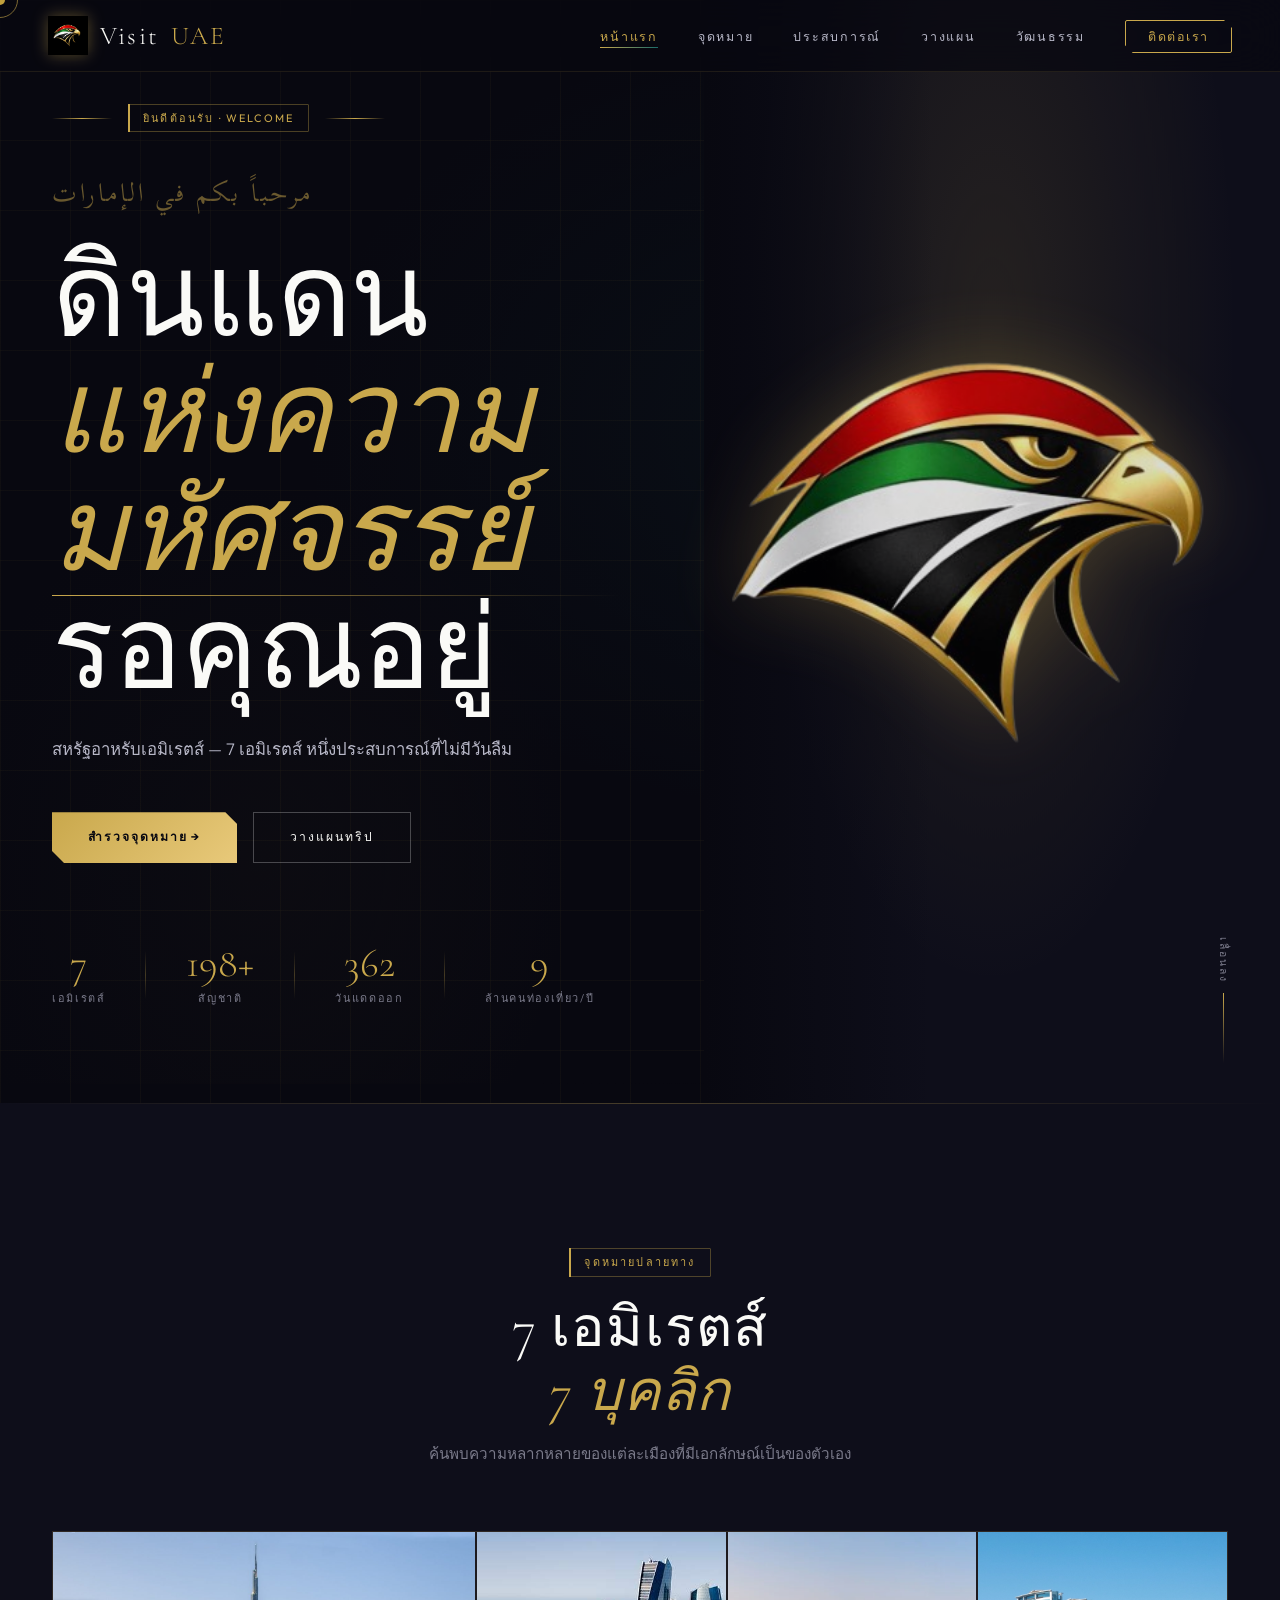
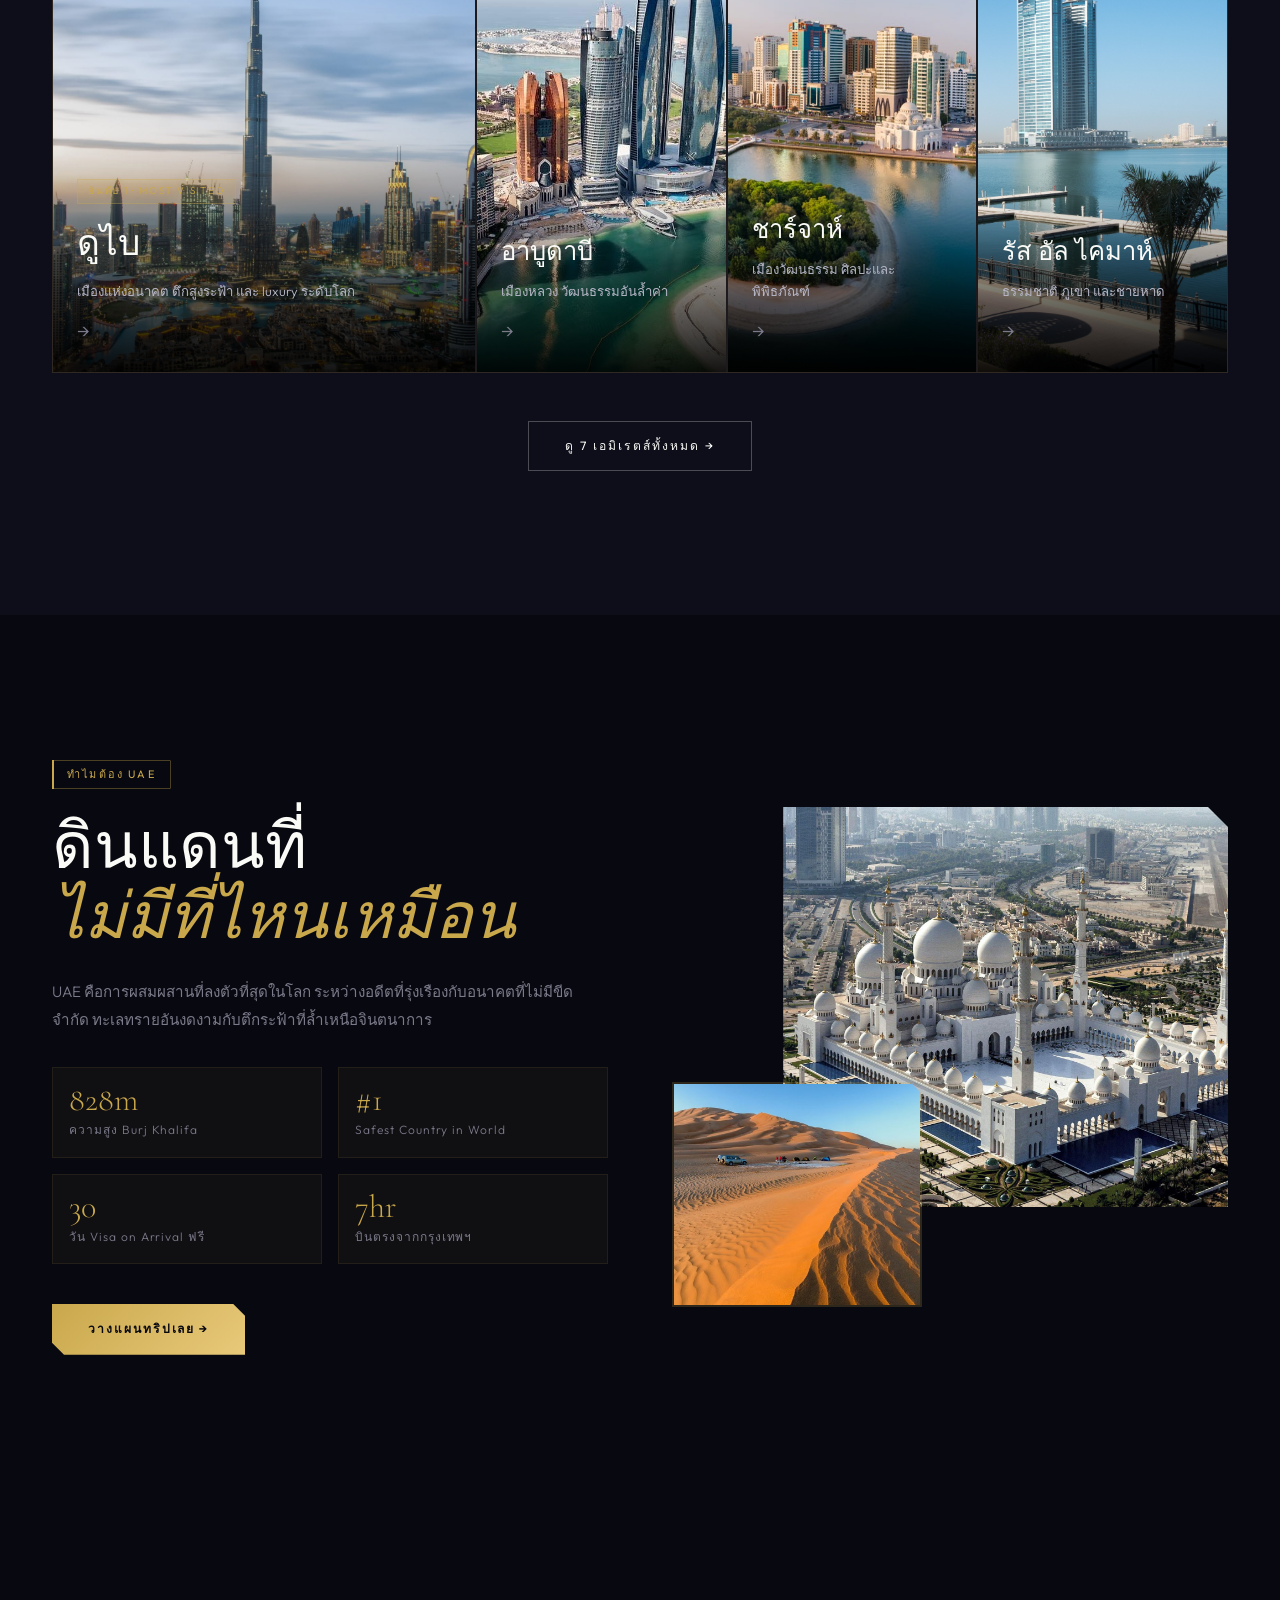
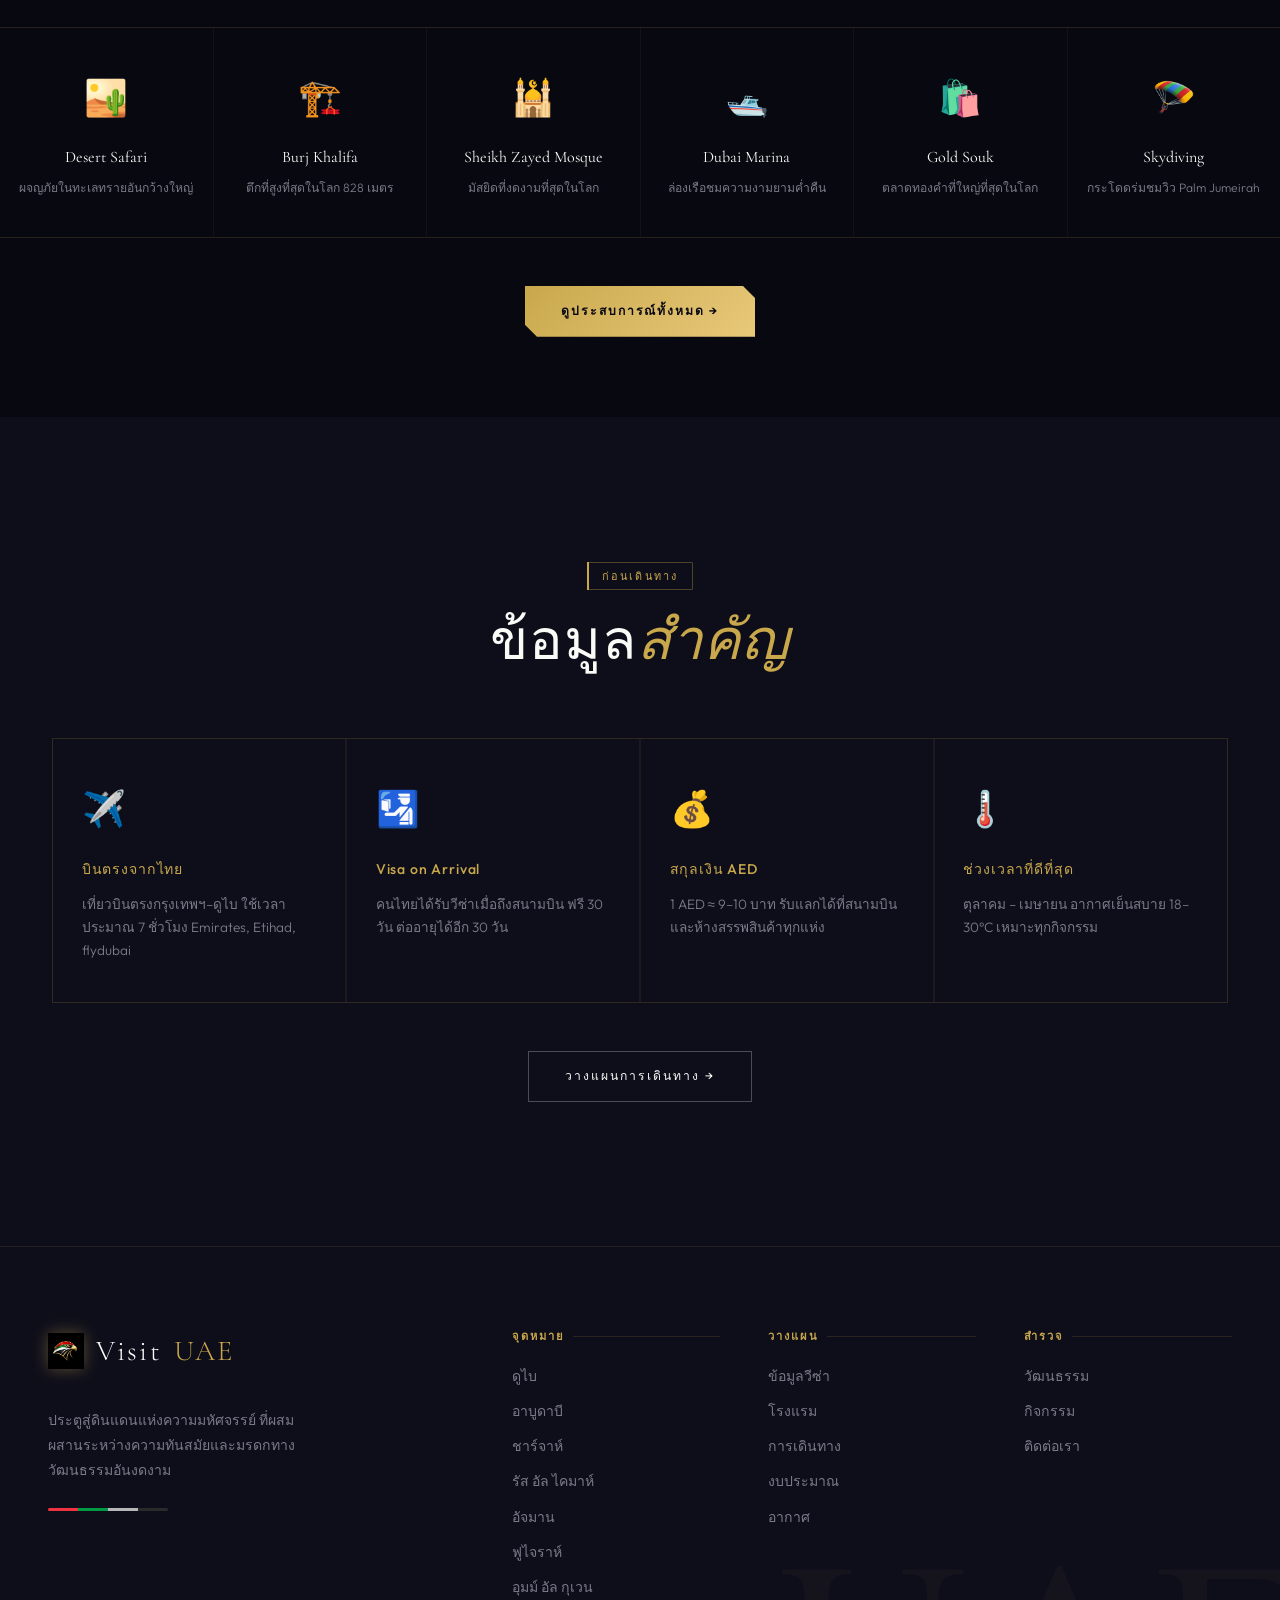
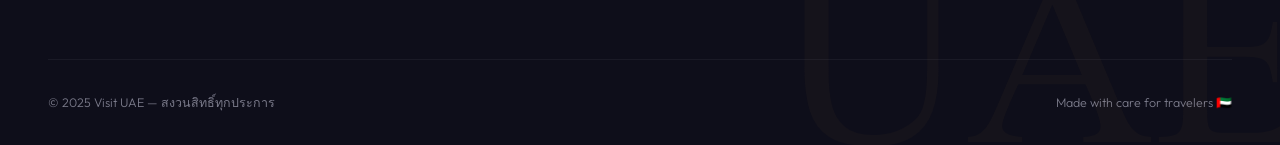
<file: index.html>
<!DOCTYPE html>
<html lang="th">
<head>
  <meta charset="UTF-8" />
  <meta name="viewport" content="width=device-width, initial-scale=1.0" />
  <title>Visit UAE — ยินดีต้อนรับสู่สหรัฐอาหรับเอมิเรตส์</title>
  <link rel="stylesheet" href="assets/css/global.css" />
  <link rel="stylesheet" href="assets/css/home.css" />
</head>
<body>
  <div id="nav-placeholder"></div>

  <!-- Hero -->
  <section class="hero">
    <div class="hero-bg">
      <!-- SLOT: Replace hero-bg-image bg with background-image: url('assets/images/hero-dubai.jpg') -->
      <div class="hero-bg-image no-image" data-parallax="0.08"></div>
      <div class="hero-overlay"></div>
      <div class="hero-geo"></div>
    </div>
    <div class="hero-side">
      <!-- SLOT: Replace with background-image: url('assets/images/burj-night.jpg') -->
      <div class="hero-side-img"></div>
    </div>
    <div class="hero-content container">
      <div class="hero-eyebrow fade-up">
        <span class="gold-line"></span>
        <span class="tag">ยินดีต้อนรับ · Welcome</span>
        <span class="gold-line"></span>
      </div>
      <div class="hero-arabic fade-up" data-delay="100">مرحباً بكم في الإمارات</div>
      <h1 class="hero-title fade-up" data-delay="150">
        ดินแดน<br/>
        <em>แห่งความมหัศจรรย์</em><br/>
        รอคุณอยู่
      </h1>
      <p class="hero-sub fade-up" data-delay="200">สหรัฐอาหรับเอมิเรตส์ — 7 เอมิเรตส์ หนึ่งประสบการณ์ที่ไม่มีวันลืม</p>
      <div class="hero-actions fade-up" data-delay="280">
        <a href="destinations.html" class="btn-primary">สำรวจจุดหมาย →</a>
        <a href="plan.html" class="btn-outline">วางแผนทริป</a>
      </div>
      <div class="hero-stats fade-up" data-delay="360">
        <div class="stat">
          <span class="stat-num" data-count="7">7</span>
          <span class="stat-label">เอมิเรตส์</span>
        </div>
        <div class="stat-divider"></div>
        <div class="stat">
          <span class="stat-num" data-count="200" data-suffix="+">200+</span>
          <span class="stat-label">สัญชาติ</span>
        </div>
        <div class="stat-divider"></div>
        <div class="stat">
          <span class="stat-num" data-count="365">365</span>
          <span class="stat-label">วันแดดออก</span>
        </div>
        <div class="stat-divider"></div>
        <div class="stat">
          <span class="stat-num" data-count="9">9</span>
          <span class="stat-label">ล้านคนท่องเที่ยว/ปี</span>
        </div>
      </div>
      <!-- Falcon logo — แสดงบนมือถือใต้ stats, desktop อยู่ absolute -->
      <div class="hero-logo">
        <img src="assets/images/PicturesUAE.png" alt="UAE Falcon" />
      </div>
    </div>
    <div class="hero-scroll-hint">
      <span>เลื่อนลง</span>
      <div class="scroll-line"></div>
    </div>
  </section>

  <!-- Destinations Preview -->
  <section class="destinations-preview">
    <div class="container">
      <div class="section-header">
        <span class="tag">จุดหมายปลายทาง</span>
        <h2 class="section-title fade-up">7 เอมิเรตส์<br/><em>7 บุคลิก</em></h2>
        <p class="section-subtitle fade-up">ค้นพบความหลากหลายของแต่ละเมืองที่มีเอกลักษณ์เป็นของตัวเอง</p>
      </div>
      <div class="dest-grid fade-up">
        <a href="destinations.html#dubai" class="dest-card dest-card--large">
          <div class="dest-img dest-img--dubai" 
            style="background-image: url('assets/images/dubai.jpg');
                  background-position: 50% center;">
          </div>
          <div class="dest-info">
            <span class="dest-tag">อันดับ 1 · Most Visited</span>
            <h3>ดูไบ</h3>
            <p>เมืองแห่งอนาคต ตึกสูงระฟ้า และ luxury ระดับโลก</p>
            <span class="dest-arrow">→</span>
          </div>
        </a>
        <a href="destinations.html#abudhabi" class="dest-card">
          <div class="dest-img dest-img--abudhabi" 
            style="background-image: url('assets/images/abudhabi.jpg');
                  background-position: 60% center;">
          </div>
          <div class="dest-info">
            <h3>อาบูดาบี</h3>
            <p>เมืองหลวง วัฒนธรรมอันล้ำค่า</p>
            <span class="dest-arrow">→</span>
          </div>
        </a>
        <a href="destinations.html#sharjah" class="dest-card">
          <div class="dest-img dest-img--sharjah" 
            style="background-image: url('assets/images/sharjah.jpg');
                  background-position: 60% center;">
          </div>
          <div class="dest-info">
            <h3>ชาร์จาห์</h3>
            <p>เมืองวัฒนธรรม ศิลปะและพิพิธภัณฑ์</p>
            <span class="dest-arrow">→</span>
          </div>
        </a>
        <a href="destinations.html#rak" class="dest-card">
          <div class="dest-img dest-img--rak" 
            style="background-image: url('assets/images/rak.jpg');
                  background-position: 90% center;">
          </div>
          <div class="dest-info">
            <h3>รัส อัล ไคมาห์</h3>
            <p>ธรรมชาติ ภูเขา และชายหาด</p>
            <span class="dest-arrow">→</span>
          </div>
        </a>
      </div>
      <div style="text-align:center; margin-top:3rem;">
        <a href="destinations.html" class="btn-outline fade-up">ดู 7 เอมิเรตส์ทั้งหมด →</a>
      </div>
    </div>
  </section>

  <!-- UAE Showcase -->
  <section class="uae-showcase">
    <div class="container">
      <div class="showcase-grid">
        <div class="showcase-text fade-left">
          <span class="tag" style="margin-bottom:1.5rem;display:inline-block;">ทำไมต้อง UAE</span>
          <h2>ดินแดนที่<br/><em>ไม่มีที่ไหนเหมือน</em></h2>
          <p>UAE คือการผสมผสานที่ลงตัวที่สุดในโลก ระหว่างอดีตที่รุ่งเรืองกับอนาคตที่ไม่มีขีดจำกัด ทะเลทรายอันงดงามกับตึกระฟ้าที่ล้ำเหนือจินตนาการ</p>
          <div class="showcase-facts">
            <div class="fact-item">
              <div class="fact-num">828m</div>
              <div class="fact-label">ความสูง Burj Khalifa</div>
            </div>
            <div class="fact-item">
              <div class="fact-num">#1</div>
              <div class="fact-label">Safest Country in World</div>
            </div>
            <div class="fact-item">
              <div class="fact-num">30</div>
              <div class="fact-label">วัน Visa on Arrival ฟรี</div>
            </div>
            <div class="fact-item">
              <div class="fact-num">7hr</div>
              <div class="fact-label">บินตรงจากกรุงเทพฯ</div>
            </div>
          </div>
          <a href="plan.html" class="btn-primary">วางแผนทริปเลย →</a>
        </div>
        <div class="showcase-image fade-right">
          <div class="showcase-img-main">
            <div class="img-bg" style="background-image: url('assets/images/SheikhZayedGrandMosque.jpg');"></div>
          </div>
          <div class="showcase-img-accent">
            <div class="img-bg" style="background-image: url('assets/images/RubalKhaliDesert.jpg');"></div>
          </div>
        </div>
      </div>
    </div>
  </section>

  <!-- Experiences Strip -->
  <section class="exp-strip">
    <div class="exp-strip-inner">
      <div class="exp-item fade-up">
        <div class="exp-icon">🏜️</div>
        <h4>Desert Safari</h4>
        <p>ผจญภัยในทะเลทรายอันกว้างใหญ่</p>
      </div>
      <div class="exp-item fade-up">
        <div class="exp-icon">🏗️</div>
        <h4>Burj Khalifa</h4>
        <p>ตึกที่สูงที่สุดในโลก 828 เมตร</p>
      </div>
      <div class="exp-item fade-up">
        <div class="exp-icon">🕌</div>
        <h4>Sheikh Zayed Mosque</h4>
        <p>มัสยิดที่งดงามที่สุดในโลก</p>
      </div>
      <div class="exp-item fade-up">
        <div class="exp-icon">🛥️</div>
        <h4>Dubai Marina</h4>
        <p>ล่องเรือชมความงามยามค่ำคืน</p>
      </div>
      <div class="exp-item fade-up">
        <div class="exp-icon">🛍️</div>
        <h4>Gold Souk</h4>
        <p>ตลาดทองคำที่ใหญ่ที่สุดในโลก</p>
      </div>
      <div class="exp-item fade-up">
        <div class="exp-icon">🪂</div>
        <h4>Skydiving</h4>
        <p>กระโดดร่มชมวิว Palm Jumeirah</p>
      </div>
    </div>
    <div class="exp-strip-cta">
      <a href="experiences.html" class="btn-primary fade-up">ดูประสบการณ์ทั้งหมด →</a>
    </div>
  </section>

  <!-- Quick Info -->
  <section class="quick-info">
    <div class="container">
      <div class="section-header">
        <span class="tag">ก่อนเดินทาง</span>
        <h2 class="section-title fade-up">ข้อมูล<em>สำคัญ</em></h2>
      </div>
      <div class="info-grid">
        <div class="info-card fade-up">
          <div class="info-icon">✈️</div>
          <h4>บินตรงจากไทย</h4>
          <p>เที่ยวบินตรงกรุงเทพฯ–ดูไบ ใช้เวลาประมาณ 7 ชั่วโมง Emirates, Etihad, flydubai</p>
        </div>
        <div class="info-card fade-up">
          <div class="info-icon">🛂</div>
          <h4>Visa on Arrival</h4>
          <p>คนไทยได้รับวีซ่าเมื่อถึงสนามบิน ฟรี 30 วัน ต่ออายุได้อีก 30 วัน</p>
        </div>
        <div class="info-card fade-up">
          <div class="info-icon">💰</div>
          <h4>สกุลเงิน AED</h4>
          <p>1 AED ≈ 9–10 บาท รับแลกได้ที่สนามบินและห้างสรรพสินค้าทุกแห่ง</p>
        </div>
        <div class="info-card fade-up">
          <div class="info-icon">🌡️</div>
          <h4>ช่วงเวลาที่ดีที่สุด</h4>
          <p>ตุลาคม – เมษายน อากาศเย็นสบาย 18–30°C เหมาะทุกกิจกรรม</p>
        </div>
      </div>
      <div style="text-align:center; margin-top:3rem;">
        <a href="plan.html" class="btn-outline fade-up">วางแผนการเดินทาง →</a>
      </div>
    </div>
  </section>

  <div id="footer-placeholder"></div>
  <script src="assets/js/layout.js"></script>
  <script src="assets/js/global.js"></script>
  <script src="assets/js/home.js"></script>
</body>
</html>
</file>
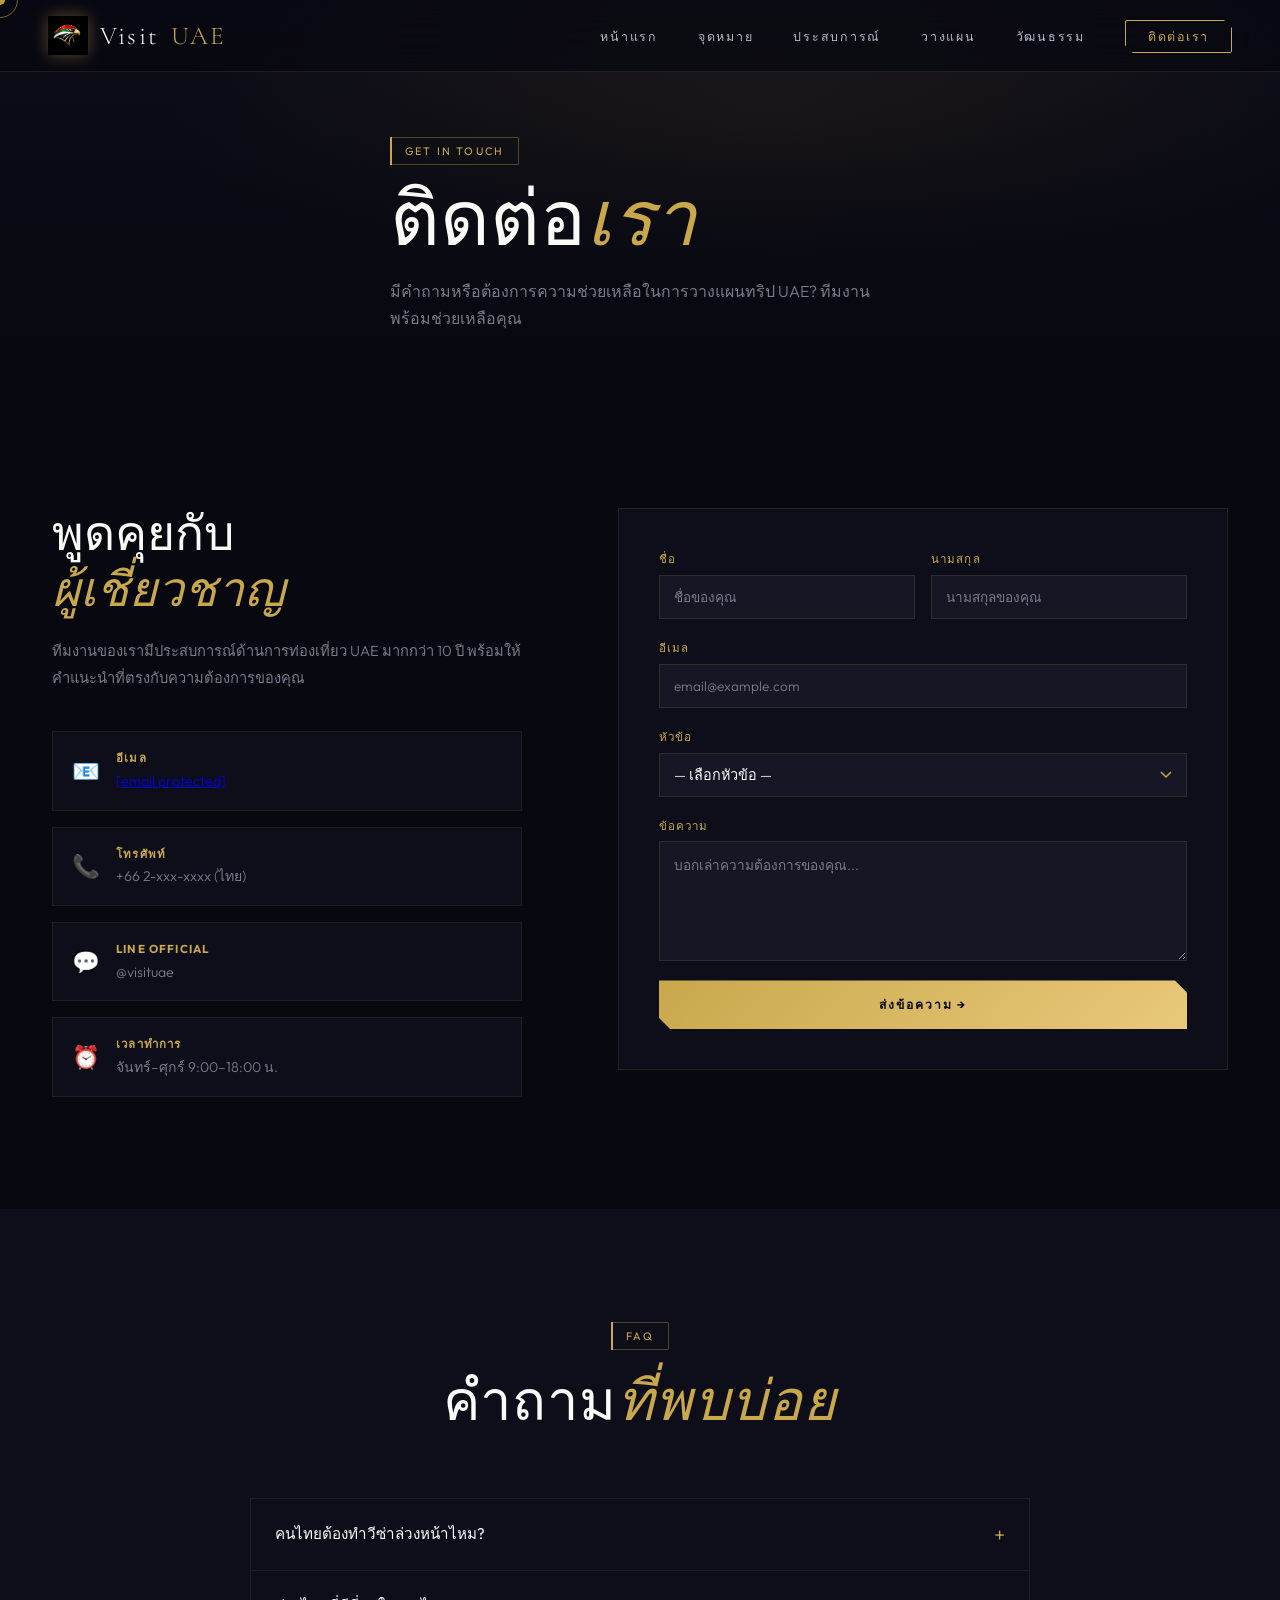
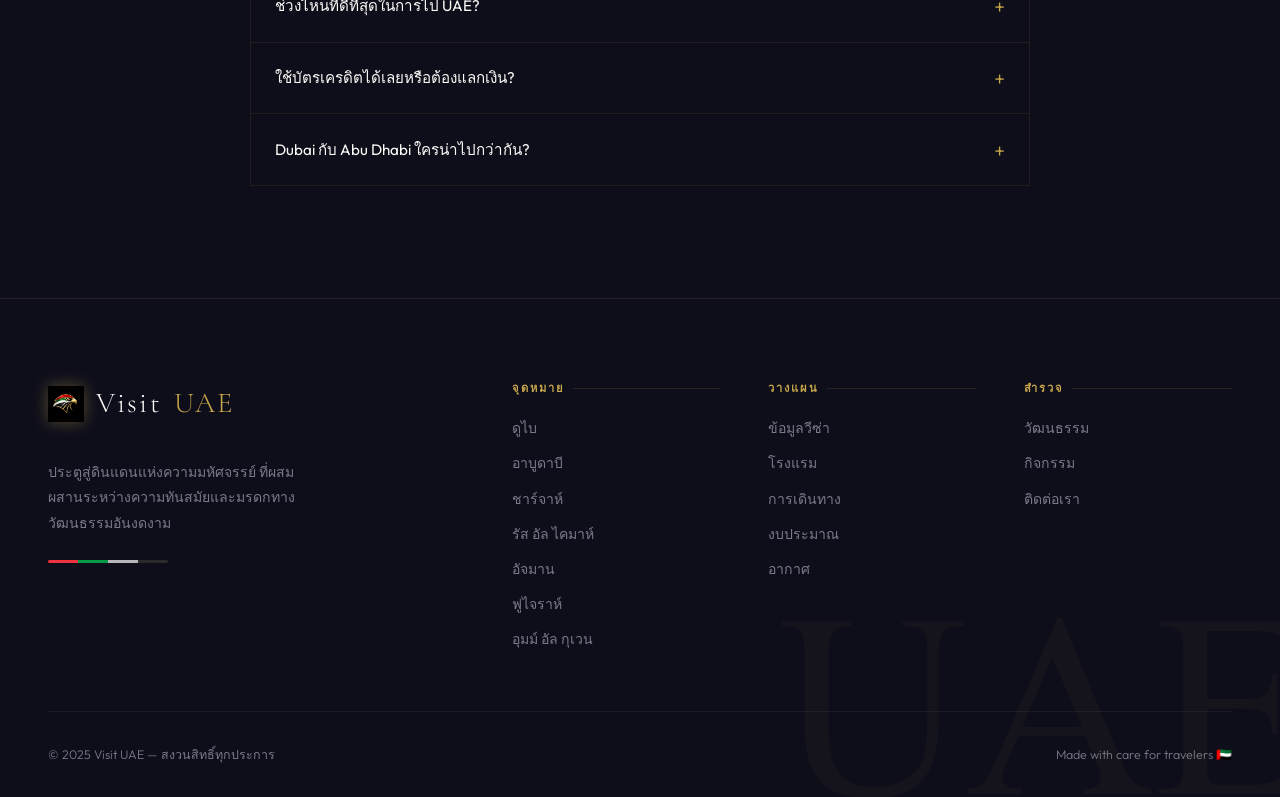
<file: contact.html>
<!DOCTYPE html>
<html lang="th">
<head>
  <meta charset="UTF-8" />
  <meta name="viewport" content="width=device-width, initial-scale=1.0" />
  <title>ติดต่อเรา — Visit UAE</title>
  <link rel="stylesheet" href="assets/css/global.css" />
  <link rel="stylesheet" href="assets/css/contact.css" />
</head>
<body>
  <div id="nav-placeholder"></div>

  <!-- Page Hero -->
  <section class="page-hero">
    <!-- SLOT: Add background-image: url('assets/images/contact-hero.jpg') to .page-hero-bg -->
    <div class="page-hero-bg" data-parallax="0.1"></div>
    <div class="container page-hero-content">
      <span class="tag">Get In Touch</span>
      <h1 class="page-hero-title">ติดต่อ<em>เรา</em></h1>
      <p class="page-hero-sub">มีคำถามหรือต้องการความช่วยเหลือในการวางแผนทริป UAE? ทีมงานพร้อมช่วยเหลือคุณ</p>
    </div>
  </section>

  <!-- Contact Section -->
  <section class="contact-section">
    <div class="container">
      <div class="contact-layout">

        <!-- Info -->
        <div class="contact-info fade-up">
          <h2 class="contact-heading">พูดคุยกับ<br/><em>ผู้เชี่ยวชาญ</em></h2>
          <p class="contact-desc">ทีมงานของเรามีประสบการณ์ด้านการท่องเที่ยว UAE มากกว่า 10 ปี พร้อมให้คำแนะนำที่ตรงกับความต้องการของคุณ</p>

          <div class="contact-cards">
            <div class="contact-card">
              <span class="contact-card-icon">📧</span>
              <div>
                <h4>อีเมล</h4>
                <p><a href="/cdn-cgi/l/email-protection" class="__cf_email__" data-cfemail="c6aea3aaaaa986b0afb5afb2b3a7a3e8b2b4a7b0a3aa">[email&#160;protected]</a></p>
              </div>
            </div>
            <div class="contact-card">
              <span class="contact-card-icon">📞</span>
              <div>
                <h4>โทรศัพท์</h4>
                <p>+66 2-xxx-xxxx (ไทย)</p>
              </div>
            </div>
            <div class="contact-card">
              <span class="contact-card-icon">💬</span>
              <div>
                <h4>LINE Official</h4>
                <p>@visituae</p>
              </div>
            </div>
            <div class="contact-card">
              <span class="contact-card-icon">⏰</span>
              <div>
                <h4>เวลาทำการ</h4>
                <p>จันทร์–ศุกร์ 9:00–18:00 น.</p>
              </div>
            </div>
          </div>
        </div>

        <!-- Form -->
        <div class="contact-form-wrap fade-up">
          <form class="contact-form" id="contact-form">
            <div class="form-row">
              <div class="form-group">
                <label for="fname">ชื่อ</label>
                <input type="text" id="fname" name="fname" placeholder="ชื่อของคุณ" required />
              </div>
              <div class="form-group">
                <label for="lname">นามสกุล</label>
                <input type="text" id="lname" name="lname" placeholder="นามสกุลของคุณ" />
              </div>
            </div>
            <div class="form-group">
              <label for="email">อีเมล</label>
              <input type="email" id="email" name="email" placeholder="email@example.com" required />
            </div>
            <div class="form-group">
              <label for="topic">หัวข้อ</label>
              <select id="topic" name="topic">
                <option value="">— เลือกหัวข้อ —</option>
                <option value="plan">วางแผนการเดินทาง</option>
                <option value="visa">ข้อมูลวีซ่า</option>
                <option value="hotel">แนะนำที่พัก</option>
                <option value="experience">จองกิจกรรม</option>
                <option value="other">อื่นๆ</option>
              </select>
            </div>
            <div class="form-group">
              <label for="message">ข้อความ</label>
              <textarea id="message" name="message" rows="5" placeholder="บอกเล่าความต้องการของคุณ..."></textarea>
            </div>
            <button type="submit" class="btn-primary" style="width:100%; justify-content:center;">
              ส่งข้อความ →
            </button>
            <div class="form-success" id="form-success">
              ✓ ขอบคุณ! เราจะติดต่อกลับภายใน 24 ชั่วโมง
            </div>
          </form>
        </div>

      </div>
    </div>
  </section>

  <!-- FAQ -->
  <section class="faq-section">
    <div class="container">
      <div class="section-header">
        <span class="tag">FAQ</span>
        <h2 class="section-title">คำถาม<em>ที่พบบ่อย</em></h2>
      </div>
      <div class="faq-list">
        <div class="faq-item fade-up">
          <button class="faq-q">คนไทยต้องทำวีซ่าล่วงหน้าไหม?</button>
          <div class="faq-a">
            <p>ไม่ต้องครับ/ค่ะ ผู้ถือหนังสือเดินทางไทยได้รับ Visa on Arrival ฟรีที่สนามบิน Dubai, Abu Dhabi และสนามบินอื่นๆ ใน UAE อยู่ได้ 30 วัน ต่ออายุได้อีก 30 วัน</p>
          </div>
        </div>
        <div class="faq-item fade-up">
          <button class="faq-q">ช่วงไหนที่ดีที่สุดในการไป UAE?</button>
          <div class="faq-a">
            <p>ช่วงตุลาคม – เมษายน เป็นช่วงที่ดีที่สุด อากาศเย็นสบาย 18–28°C เหมาะกับทุกกิจกรรม ช่วงพฤษภาคม – กันยายนร้อนมาก แต่โรงแรมราคาถูกลงมากและนักท่องเที่ยวน้อยกว่า</p>
          </div>
        </div>
        <div class="faq-item fade-up">
          <button class="faq-q">ใช้บัตรเครดิตได้เลยหรือต้องแลกเงิน?</button>
          <div class="faq-a">
            <p>UAE รับบัตรเครดิตได้เกือบทุกที่ ตั้งแต่ร้านสะดวกซื้อไปจนถึงตลาด Souk แต่แนะนำให้มีเงินสด AED ติดตัวสัก AED 200–300 สำหรับค่า Taxi หรือตลาดเล็กๆ</p>
          </div>
        </div>
        <div class="faq-item fade-up">
          <button class="faq-q">Dubai กับ Abu Dhabi ใครน่าไปกว่ากัน?</button>
          <div class="faq-a">
            <p>ขึ้นอยู่กับความชอบ! ดูไบเหมาะสำหรับคนชอบช้อปปิ้ง สถาปัตยกรรมล้ำ และ Nightlife อาบูดาบีเหมาะสำหรับคนชอบวัฒนธรรม ประวัติศาสตร์ และบรรยากาศที่สงบกว่า แนะนำไปทั้งคู่หากมีเวลา 5–7 วัน</p>
          </div>
        </div>
      </div>
    </div>
  </section>


  <div id="footer-placeholder"></div>
  <script src="assets/js/layout.js"></script>
  <script src="assets/js/global.js"></script>
  <script src="assets/js/contact.js"></script>
</body>
</html>
</file>
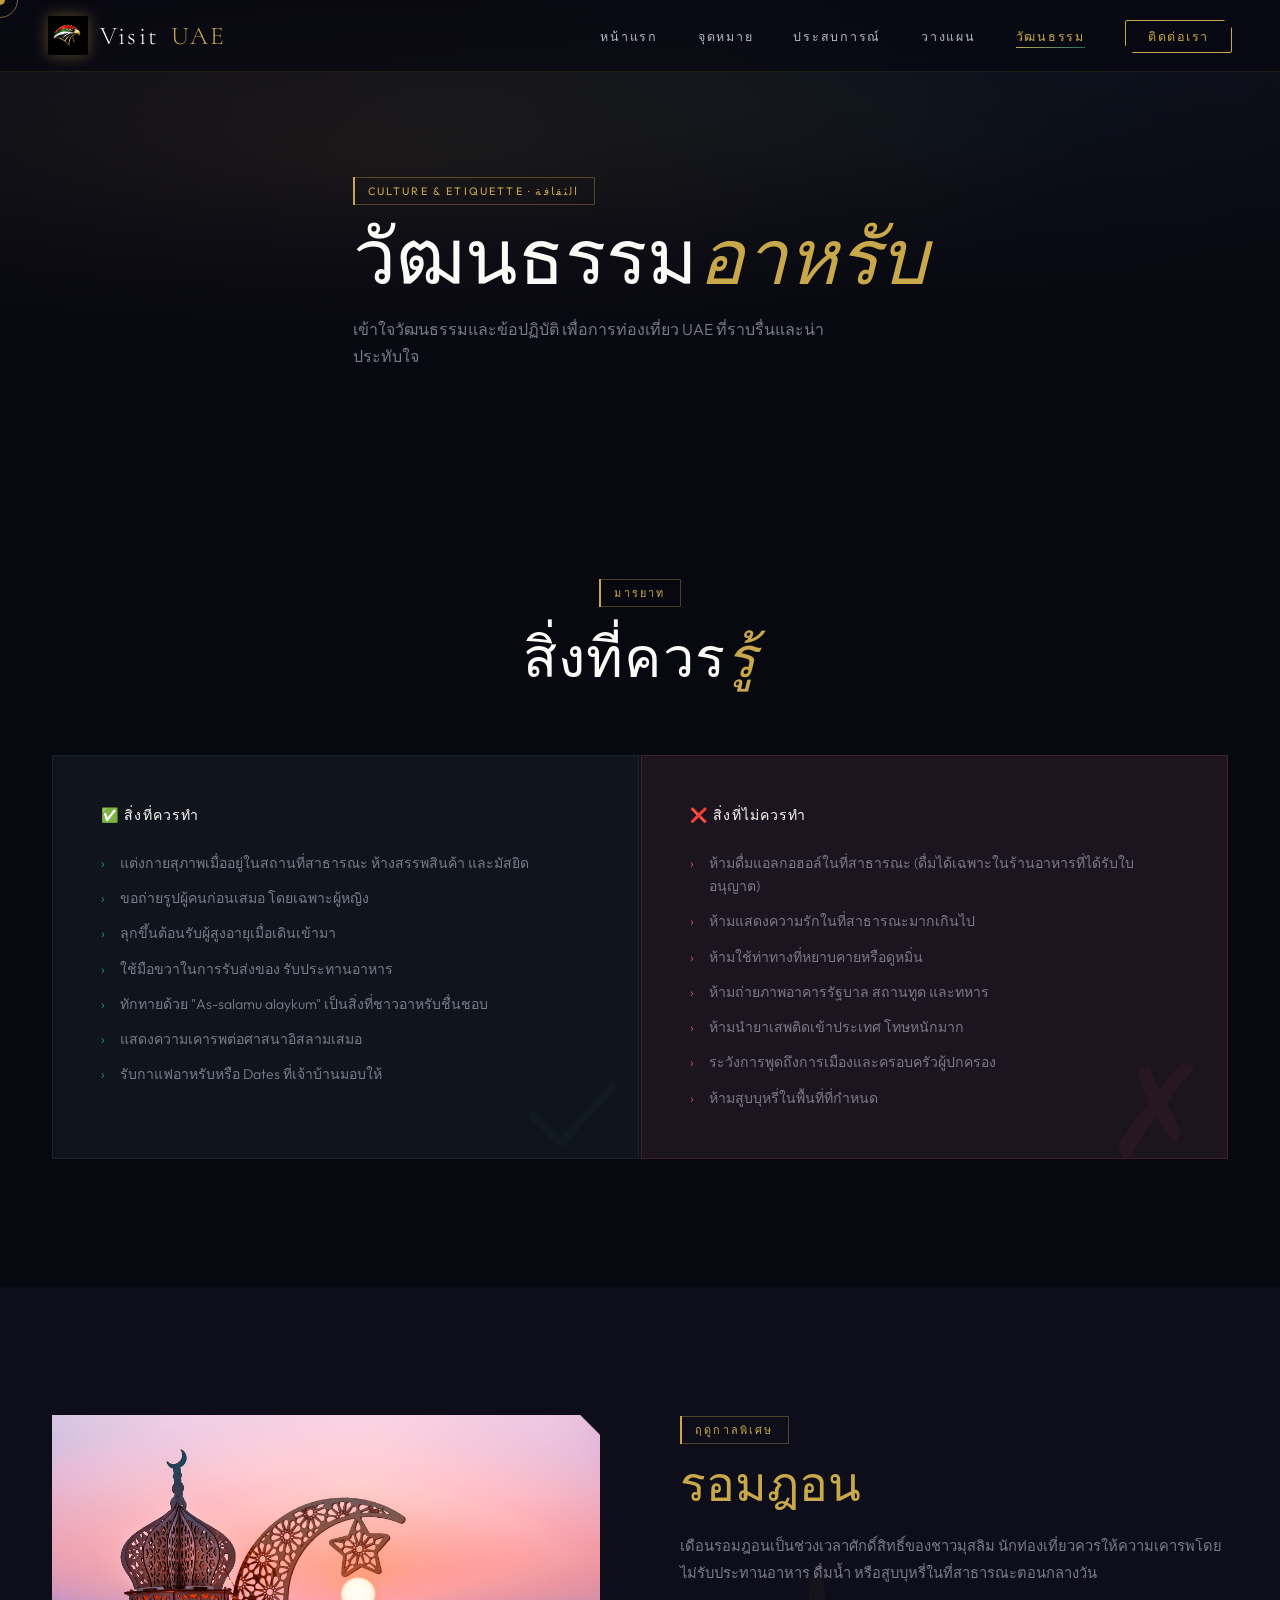
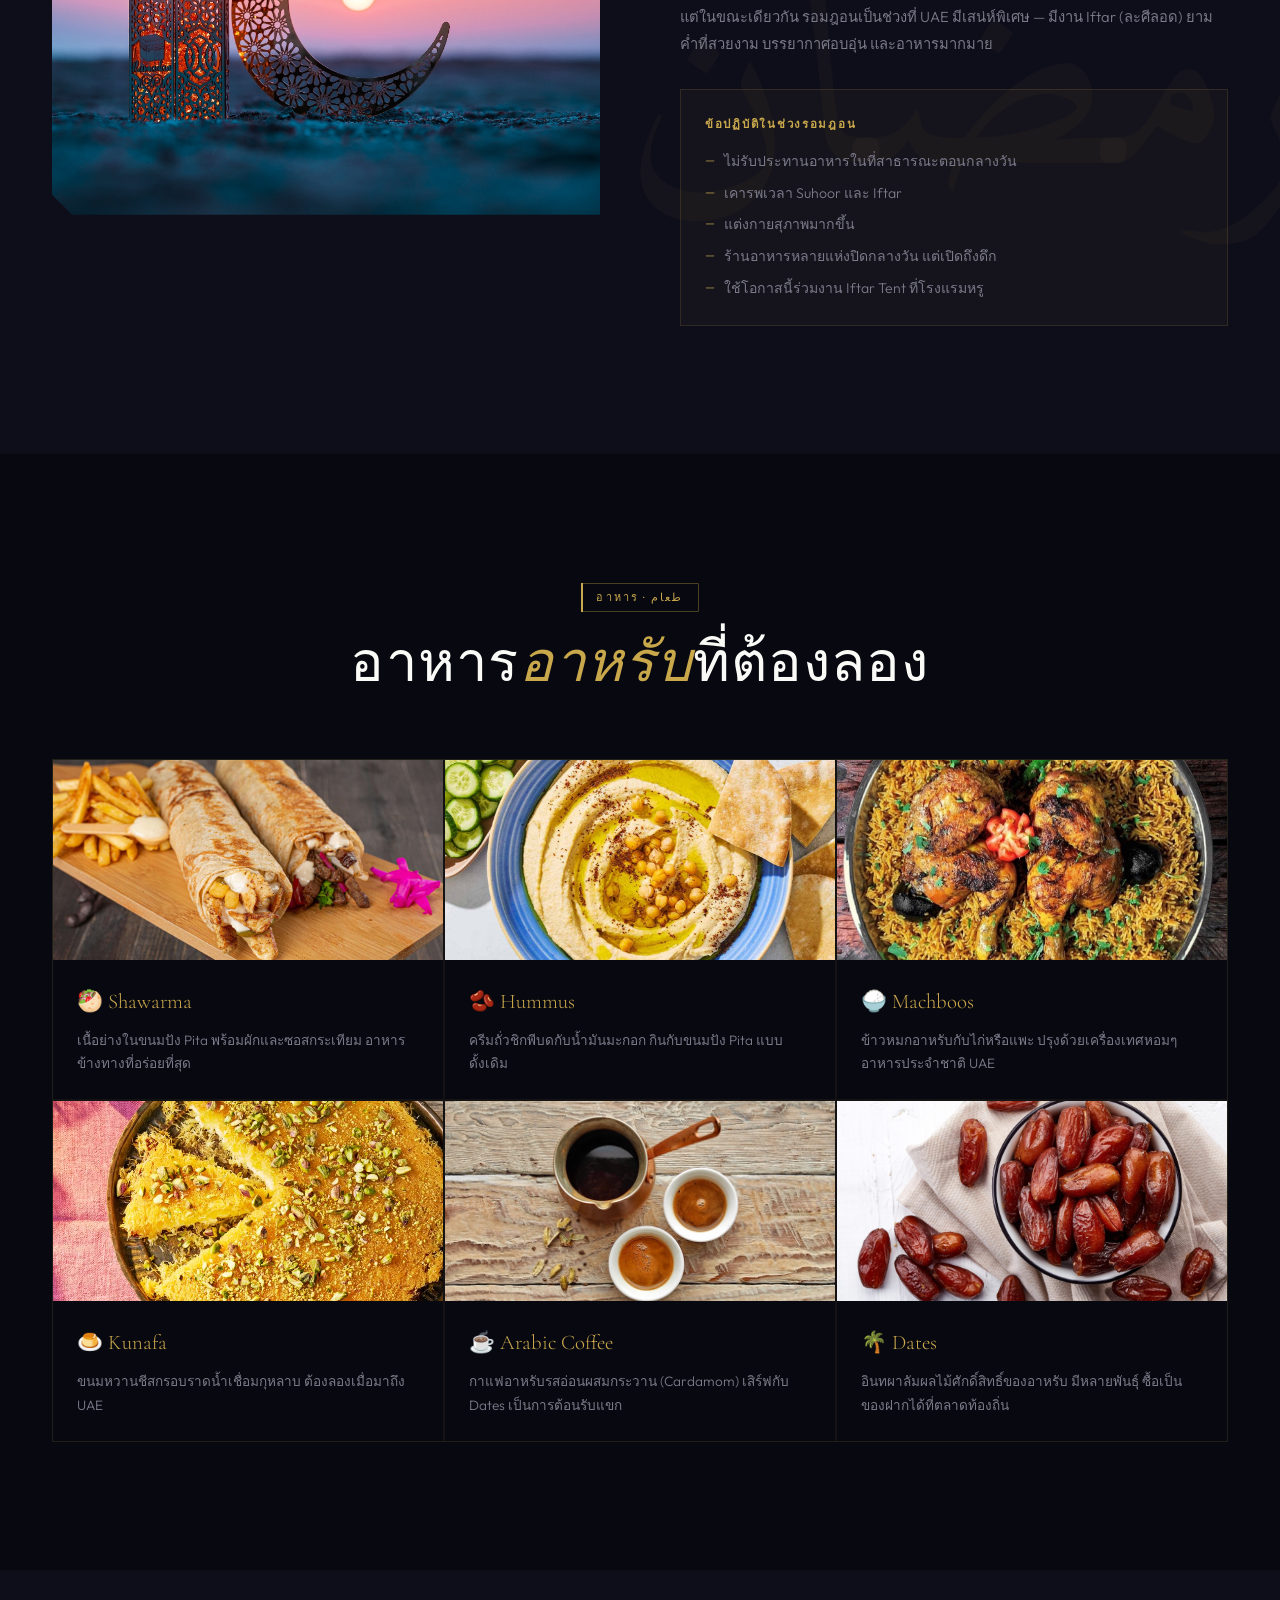
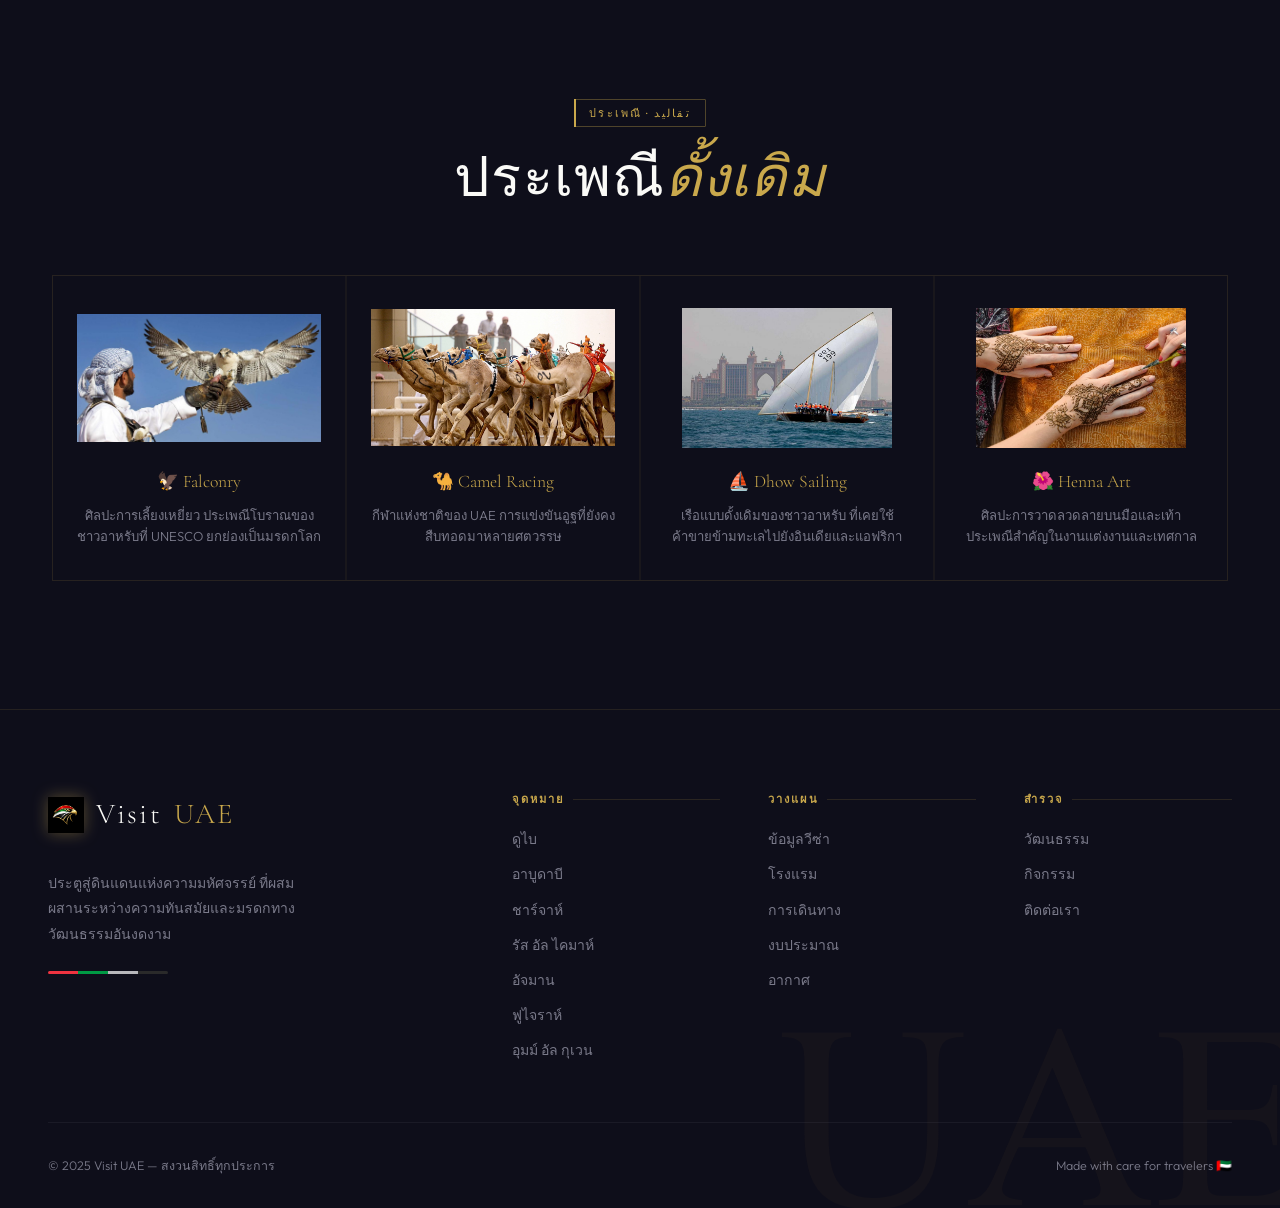
<file: culture.html>
<!DOCTYPE html>
<html lang="th">
<head>
  <meta charset="UTF-8" />
  <meta name="viewport" content="width=device-width, initial-scale=1.0" />
  <title>วัฒนธรรม — Visit UAE</title>
  <link rel="stylesheet" href="assets/css/global.css" />
  <link rel="stylesheet" href="assets/css/culture.css" />
</head>
<body>
  <div id="nav-placeholder"></div>

  <section class="page-hero">
    <!-- SLOT: Add background-image: url('assets/images/culture-hero.jpg') to .page-hero-bg -->
    <div class="page-hero-bg" data-parallax="0.1"></div>
    <div class="container page-hero-content">
      <span class="tag fade-up">Culture & Etiquette · الثقافة</span>
      <h1 class="page-hero-title fade-up">วัฒนธรรม<em>อาหรับ</em></h1>
      <p class="page-hero-sub fade-up">เข้าใจวัฒนธรรมและข้อปฏิบัติ เพื่อการท่องเที่ยว UAE ที่ราบรื่นและน่าประทับใจ</p>
    </div>
  </section>

  <!-- Dos and Don'ts -->
  <section class="culture-section">
    <div class="container">
      <div class="section-header">
        <span class="tag">มารยาท</span>
        <h2 class="section-title fade-up">สิ่งที่ควร<em>รู้</em></h2>
      </div>
      <div class="dos-donts">
        <div class="dos fade-left">
          <h3>✅ สิ่งที่ควรทำ</h3>
          <ul>
            <li>แต่งกายสุภาพเมื่ออยู่ในสถานที่สาธารณะ ห้างสรรพสินค้า และมัสยิด</li>
            <li>ขอถ่ายรูปผู้คนก่อนเสมอ โดยเฉพาะผู้หญิง</li>
            <li>ลุกขึ้นต้อนรับผู้สูงอายุเมื่อเดินเข้ามา</li>
            <li>ใช้มือขวาในการรับส่งของ รับประทานอาหาร</li>
            <li>ทักทายด้วย "As-salamu alaykum" เป็นสิ่งที่ชาวอาหรับชื่นชอบ</li>
            <li>แสดงความเคารพต่อศาสนาอิสลามเสมอ</li>
            <li>รับกาแฟอาหรับหรือ Dates ที่เจ้าบ้านมอบให้</li>
          </ul>
        </div>
        <div class="donts fade-right">
          <h3>❌ สิ่งที่ไม่ควรทำ</h3>
          <ul>
            <li>ห้ามดื่มแอลกอฮอล์ในที่สาธารณะ (ดื่มได้เฉพาะในร้านอาหารที่ได้รับใบอนุญาต)</li>
            <li>ห้ามแสดงความรักในที่สาธารณะมากเกินไป</li>
            <li>ห้ามใช้ท่าทางที่หยาบคายหรือดูหมิ่น</li>
            <li>ห้ามถ่ายภาพอาคารรัฐบาล สถานทูต และทหาร</li>
            <li>ห้ามนำยาเสพติดเข้าประเทศ โทษหนักมาก</li>
            <li>ระวังการพูดถึงการเมืองและครอบครัวผู้ปกครอง</li>
            <li>ห้ามสูบบุหรี่ในพื้นที่ที่กำหนด</li>
          </ul>
        </div>
      </div>
    </div>
  </section>

  <!-- Ramadan -->
  <section class="ramadan-section">
    <div class="container">
      <div class="ramadan-card">
        <div class="ramadan-visual fade-left">
          <div class="img-bg" style="background-image: url('assets/images/Ramadan.jpg');"></div>
        </div>
        <div class="ramadan-text fade-right">
          <span class="tag">ฤดูกาลพิเศษ</span>
          <h2>รอมฎอน</h2>
          <p>เดือนรอมฎอนเป็นช่วงเวลาศักดิ์สิทธิ์ของชาวมุสลิม นักท่องเที่ยวควรให้ความเคารพโดยไม่รับประทานอาหาร ดื่มน้ำ หรือสูบบุหรี่ในที่สาธารณะตอนกลางวัน</p>
          <p>แต่ในขณะเดียวกัน รอมฎอนเป็นช่วงที่ UAE มีเสน่ห์พิเศษ — มีงาน Iftar (ละศีลอด) ยามค่ำที่สวยงาม บรรยากาศอบอุ่น และอาหารมากมาย</p>
          <div class="ramadan-tips">
            <h4>ข้อปฏิบัติในช่วงรอมฎอน</h4>
            <ul>
              <li>ไม่รับประทานอาหารในที่สาธารณะตอนกลางวัน</li>
              <li>เคารพเวลา Suhoor และ Iftar</li>
              <li>แต่งกายสุภาพมากขึ้น</li>
              <li>ร้านอาหารหลายแห่งปิดกลางวัน แต่เปิดถึงดึก</li>
              <li>ใช้โอกาสนี้ร่วมงาน Iftar Tent ที่โรงแรมหรู</li>
            </ul>
          </div>
        </div>
      </div>
    </div>
  </section>

  <!-- Food Culture -->
  <section class="food-culture">
    <div class="container">
      <div class="section-header">
        <span class="tag">อาหาร · طعام</span>
        <h2 class="section-title fade-up">อาหาร<em>อาหรับ</em>ที่ต้องลอง</h2>
      </div>
      <div class="food-grid">

        <div class="food-card fade-up">
          <div class="food-card-image food-img--shawarma">
            <div class="img-bg" style="background-image: url('assets/images/Shawarma.jpg');"></div>
          </div>
          <div class="food-card-body">
            <h4>🥙 Shawarma</h4>
            <p>เนื้อย่างในขนมปัง Pita พร้อมผักและซอสกระเทียม อาหารข้างทางที่อร่อยที่สุด</p>
          </div>
        </div>

        <div class="food-card fade-up">
          <div class="food-card-image food-img--hummus">
            <div class="img-bg" style="background-image: url('assets/images/Hummus.jpg');"></div>
          </div>
          <div class="food-card-body">
            <h4>🫘 Hummus</h4>
            <p>ครีมถั่วชิกพีบดกับน้ำมันมะกอก กินกับขนมปัง Pita แบบดั้งเดิม</p>
          </div>
        </div>

        <div class="food-card fade-up">
          <div class="food-card-image food-img--machboos">
            <div class="img-bg" style="background-image: url('assets/images/Machboos.jpg');"></div>
          </div>
          <div class="food-card-body">
            <h4>🍚 Machboos</h4>
            <p>ข้าวหมกอาหรับกับไก่หรือแพะ ปรุงด้วยเครื่องเทศหอมๆ อาหารประจำชาติ UAE</p>
          </div>
        </div>

        <div class="food-card fade-up">
          <div class="food-card-image food-img--kunafa">
            <div class="img-bg" style="background-image: url('assets/images/Kunafa.jpg');"></div>
          </div>
          <div class="food-card-body">
            <h4>🍮 Kunafa</h4>
            <p>ขนมหวานชีสกรอบราดน้ำเชื่อมกุหลาบ ต้องลองเมื่อมาถึง UAE</p>
          </div>
        </div>

        <div class="food-card fade-up">
          <div class="food-card-image food-img--coffee">
            <div class="img-bg" style="background-image: url('assets/images/ArabicCoffee.jpeg');"></div>
          </div>
          <div class="food-card-body">
            <h4>☕ Arabic Coffee</h4>
            <p>กาแฟอาหรับรสอ่อนผสมกระวาน (Cardamom) เสิร์ฟกับ Dates เป็นการต้อนรับแขก</p>
          </div>
        </div>

        <div class="food-card fade-up">
          <div class="food-card-image food-img--dates">
            <div class="img-bg" style="background-image: url('assets/images/Dates.jpg');"></div>
          </div>
          <div class="food-card-body">
            <h4>🌴 Dates</h4>
            <p>อินทผาลัมผลไม้ศักดิ์สิทธิ์ของอาหรับ มีหลายพันธุ์ ซื้อเป็นของฝากได้ที่ตลาดท้องถิ่น</p>
          </div>
        </div>

      </div>
    </div>
  </section>

  <!-- Traditions -->
  <section class="traditions-section">
    <div class="container">
      <div class="section-header">
        <span class="tag">ประเพณี · تقاليد</span>
        <h2 class="section-title fade-up">ประเพณี<em>ดั้งเดิม</em></h2>
      </div>
      <div class="traditions-grid">

        <div class="tradition-card fade-up">
          <div class="tradition-img trad-img--falconry">
            <div class="img-bg" style="background-image: url('assets/images/falconry.jpg');"></div>
          </div>
          <h4>🦅 Falconry</h4>
          <p>ศิลปะการเลี้ยงเหยี่ยว ประเพณีโบราณของชาวอาหรับที่ UNESCO ยกย่องเป็นมรดกโลก</p>
        </div>

        <div class="tradition-card fade-up">
          <div class="tradition-img trad-img--camel">
            <div class="img-bg" style="background-image: url('assets/images/CamelRacing.jpg');"></div>
          </div>
          <h4>🐪 Camel Racing</h4>
          <p>กีฬาแห่งชาติของ UAE การแข่งขันอูฐที่ยังคงสืบทอดมาหลายศตวรรษ</p>
        </div>

        <div class="tradition-card fade-up">
          <div class="tradition-img trad-img--dhow">
            <div class="img-bg" style="background-image: url('assets/images/DhowSailing.jpg');"></div>
          </div>
          <h4>⛵ Dhow Sailing</h4>
          <p>เรือแบบดั้งเดิมของชาวอาหรับ ที่เคยใช้ค้าขายข้ามทะเลไปยังอินเดียและแอฟริกา</p>
        </div>

        <div class="tradition-card fade-up">
          <div class="tradition-img trad-img--henna">
            <div class="img-bg" style="background-image: url('assets/images/HennaArt.jpg');"></div>
          </div>
          <h4>🌺 Henna Art</h4>
          <p>ศิลปะการวาดลวดลายบนมือและเท้า ประเพณีสำคัญในงานแต่งงานและเทศกาล</p>
        </div>

      </div>
    </div>
  </section>

  <div id="footer-placeholder"></div>
  <script src="assets/js/layout.js"></script>
  <script src="assets/js/global.js"></script>
  <script src="assets/js/culture.js"></script>
</body>
</html>
</file>
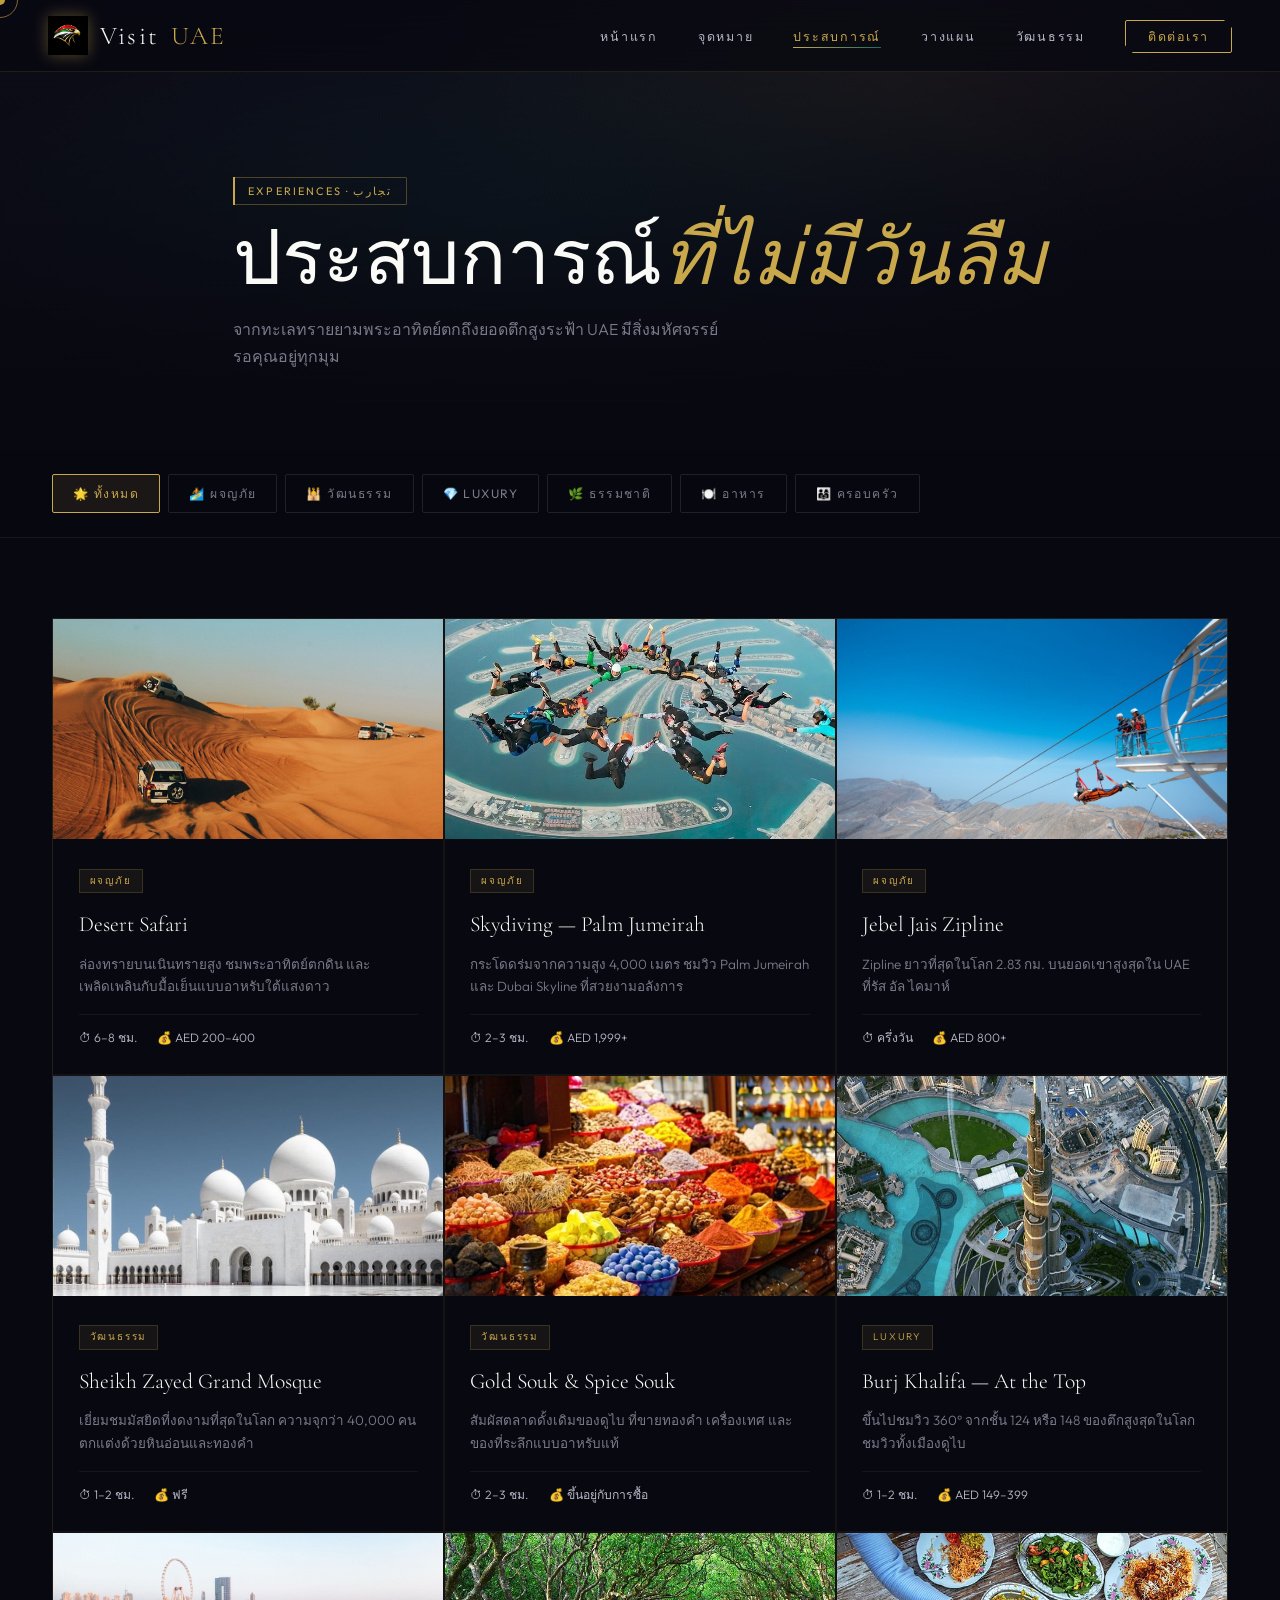
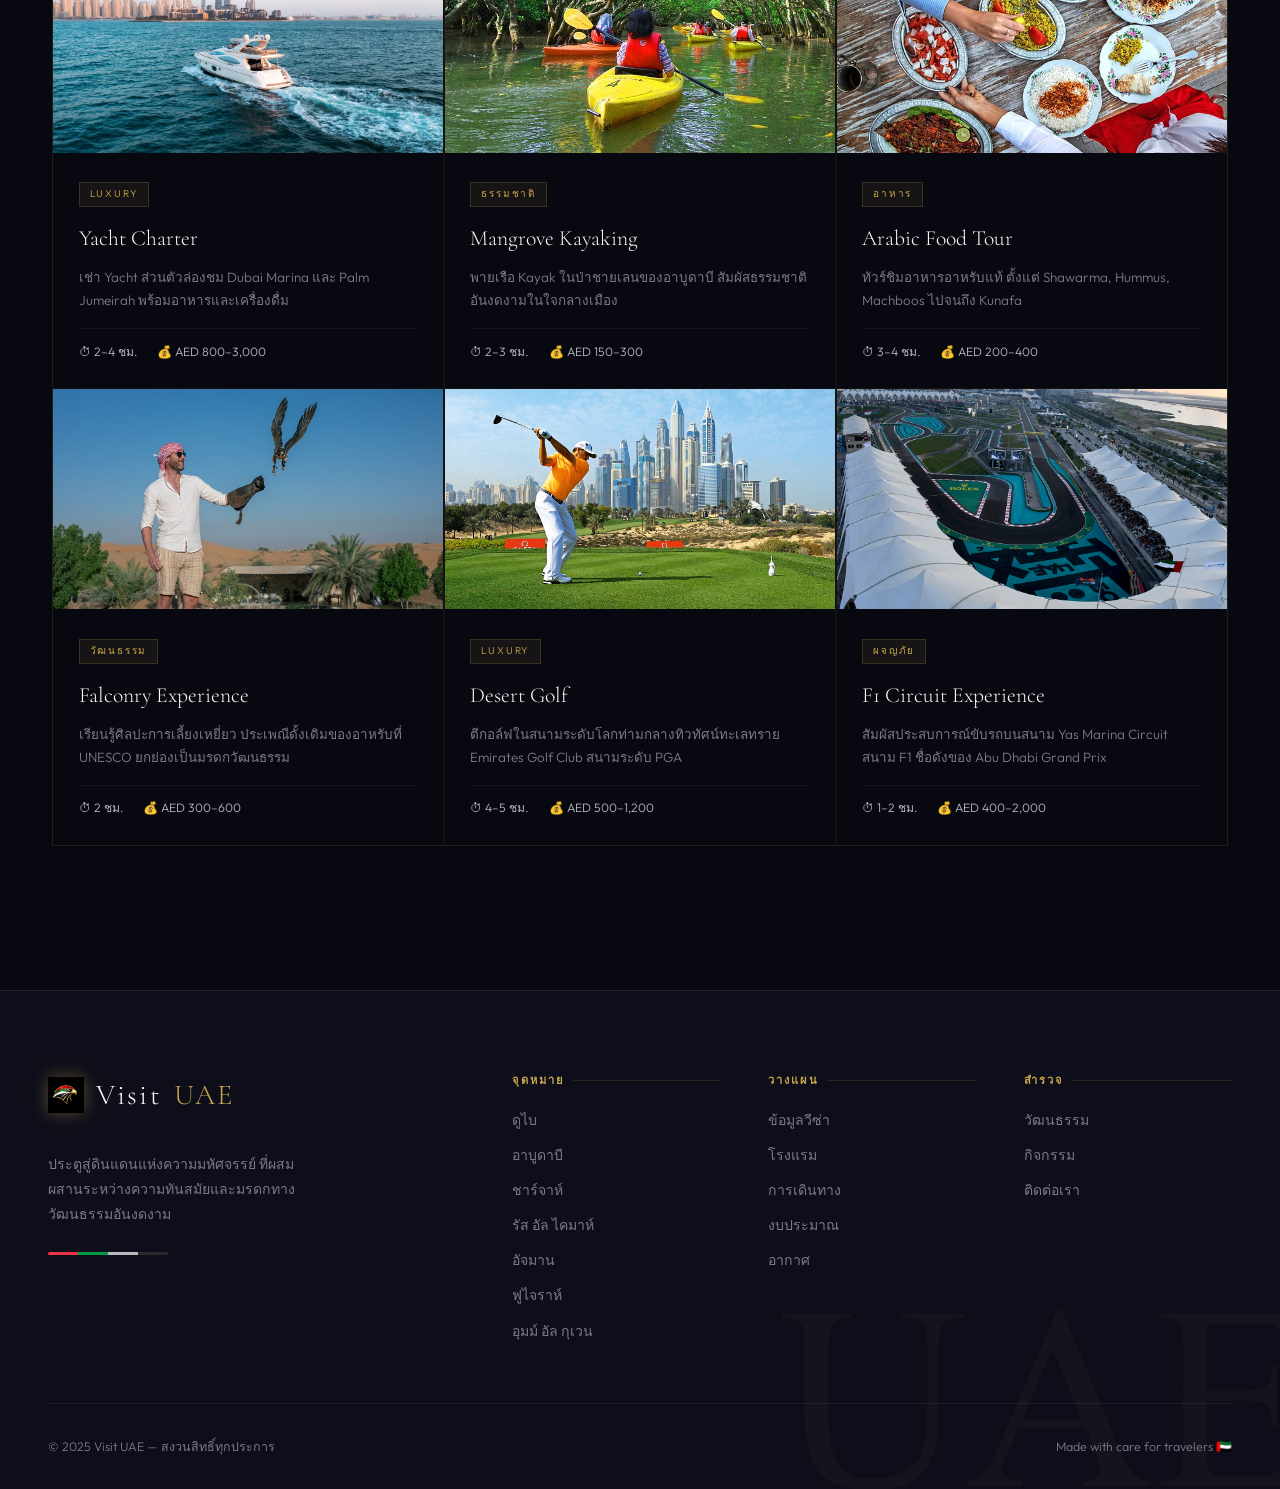
<file: experiences.html>
<!DOCTYPE html>
<html lang="th">
<head>
  <meta charset="UTF-8" />
  <meta name="viewport" content="width=device-width, initial-scale=1.0" />
  <title>ประสบการณ์ — Visit UAE</title>
  <link rel="stylesheet" href="assets/css/global.css" />
  <link rel="stylesheet" href="assets/css/experiences.css" />
</head>
<body>
  <div id="nav-placeholder"></div>

  <!-- Page Hero -->
  <section class="page-hero">
    <!-- SLOT: Add background-image: url('assets/images/experiences-hero.jpg') to .page-hero-bg -->
    <div class="page-hero-bg" data-parallax="0.1"></div>
    <div class="container page-hero-content">
      <span class="tag fade-up">Experiences · تجارب</span>
      <h1 class="page-hero-title fade-up">ประสบการณ์<em>ที่ไม่มีวันลืม</em></h1>
      <p class="page-hero-sub fade-up">จากทะเลทรายยามพระอาทิตย์ตกถึงยอดตึกสูงระฟ้า UAE มีสิ่งมหัศจรรย์รอคุณอยู่ทุกมุม</p>
    </div>
  </section>

  <!-- Filter -->
  <section class="filter-bar">
    <div class="container">
      <div class="filters">
        <button class="filter-btn active" data-filter="all">🌟 ทั้งหมด</button>
        <button class="filter-btn" data-filter="adventure">🏄 ผจญภัย</button>
        <button class="filter-btn" data-filter="culture">🕌 วัฒนธรรม</button>
        <button class="filter-btn" data-filter="luxury">💎 Luxury</button>
        <button class="filter-btn" data-filter="nature">🌿 ธรรมชาติ</button>
        <button class="filter-btn" data-filter="food">🍽️ อาหาร</button>
        <button class="filter-btn" data-filter="family">👨‍👩‍👧 ครอบครัว</button>
      </div>
    </div>
  </section>

  <!-- Experiences Grid -->
  <section class="exp-grid-section">
    <div class="container">
      <div class="exp-grid" id="exp-grid">

        <!-- Desert Safari -->
        <div class="exp-card fade-up" data-cat="adventure">
          <div class="exp-card-img exp-img--desert">
              <div class="img-bg" style="background-image: url('assets/images/DesertSafari.jpg');"></div>
          </div>
          <div class="exp-card-body">
            <span class="exp-cat">ผจญภัย</span>
            <h3>Desert Safari</h3>
            <p>ล่องทรายบนเนินทรายสูง ชมพระอาทิตย์ตกดิน และเพลิดเพลินกับมื้อเย็นแบบอาหรับใต้แสงดาว</p>
            <div class="exp-meta">
              <span>⏱ 6–8 ชม.</span>
              <span>💰 AED 200–400</span>
            </div>
          </div>
        </div>

        <!-- Skydiving -->
        <div class="exp-card fade-up" data-cat="adventure">
          <div class="exp-card-img exp-img--skydive">
            <div class="img-bg" style="background-image: url('assets/images/SkydivingPalmJumeirah.png');"></div>
          </div>
          <div class="exp-card-body">
            <span class="exp-cat">ผจญภัย</span>
            <h3>Skydiving — Palm Jumeirah</h3>
            <p>กระโดดร่มจากความสูง 4,000 เมตร ชมวิว Palm Jumeirah และ Dubai Skyline ที่สวยงามอลังการ</p>
            <div class="exp-meta">
              <span>⏱ 2–3 ชม.</span>
              <span>💰 AED 1,999+</span>
            </div>
          </div>
        </div>

        <!-- Zipline -->
        <div class="exp-card fade-up" data-cat="adventure">
          <div class="exp-card-img exp-img--zipline">
            <div class="img-bg" style="background-image: url('assets/images/jebeljaiszipline.jpg');"></div>
          </div>
          <div class="exp-card-body">
            <span class="exp-cat">ผจญภัย</span>
            <h3>Jebel Jais Zipline</h3>
            <p>Zipline ยาวที่สุดในโลก 2.83 กม. บนยอดเขาสูงสุดใน UAE ที่รัส อัล ไคมาห์</p>
            <div class="exp-meta">
              <span>⏱ ครึ่งวัน</span>
              <span>💰 AED 800+</span>
            </div>
          </div>
        </div>

        <!-- Sheikh Zayed Mosque -->
        <div class="exp-card fade-up" data-cat="culture">
          <div class="exp-card-img exp-img--mosque">
            <div class="img-bg" style="background-image: url('assets/images/SheikhZayedGrandMosquev2.jpg');"></div>
          </div>
          <div class="exp-card-body">
            <span class="exp-cat">วัฒนธรรม</span>
            <h3>Sheikh Zayed Grand Mosque</h3>
            <p>เยี่ยมชมมัสยิดที่งดงามที่สุดในโลก ความจุกว่า 40,000 คน ตกแต่งด้วยหินอ่อนและทองคำ</p>
            <div class="exp-meta">
              <span>⏱ 1–2 ชม.</span>
              <span>💰 ฟรี</span>
            </div>
          </div>
        </div>

        <!-- Gold Souk -->
        <div class="exp-card fade-up" data-cat="culture">
          <div class="exp-card-img exp-img--souk">
            <div class="img-bg" style="background-image: url('assets/images/GoldSouk&SpiceSouk.jpg');"></div>
          </div>
          <div class="exp-card-body">
            <span class="exp-cat">วัฒนธรรม</span>
            <h3>Gold Souk & Spice Souk</h3>
            <p>สัมผัสตลาดดั้งเดิมของดูไบ ที่ขายทองคำ เครื่องเทศ และของที่ระลึกแบบอาหรับแท้</p>
            <div class="exp-meta">
              <span>⏱ 2–3 ชม.</span>
              <span>💰 ขึ้นอยู่กับการซื้อ</span>
            </div>
          </div>
        </div>

        <!-- Burj Khalifa -->
        <div class="exp-card fade-up" data-cat="luxury">
          <div class="exp-card-img exp-img--burj">
            <div class="img-bg" style="background-image: url('assets/images/BurjKhalifav2.jpg');"></div>
          </div>
          <div class="exp-card-body">
            <span class="exp-cat">Luxury</span>
            <h3>Burj Khalifa — At the Top</h3>
            <p>ขึ้นไปชมวิว 360° จากชั้น 124 หรือ 148 ของตึกสูงสุดในโลก ชมวิวทั้งเมืองดูไบ</p>
            <div class="exp-meta">
              <span>⏱ 1–2 ชม.</span>
              <span>💰 AED 149–399</span>
            </div>
          </div>
        </div>

        <!-- Yacht Charter -->
        <div class="exp-card fade-up" data-cat="luxury">
          <div class="exp-card-img exp-img--yacht">
            <div class="img-bg" style="background-image: url('assets/images/YachtCharter.jpg');"></div>
          </div>
          <div class="exp-card-body">
            <span class="exp-cat">Luxury</span>
            <h3>Yacht Charter</h3>
            <p>เช่า Yacht ส่วนตัวล่องชม Dubai Marina และ Palm Jumeirah พร้อมอาหารและเครื่องดื่ม</p>
            <div class="exp-meta">
              <span>⏱ 2–4 ชม.</span>
              <span>💰 AED 800–3,000</span>
            </div>
          </div>
        </div>

        <!-- Mangrove Kayaking -->
        <div class="exp-card fade-up" data-cat="nature">
          <div class="exp-card-img exp-img--mangrove">
            <div class="img-bg" style="background-image: url('assets/images/MangroveKayaking.jpg');"></div>
          </div>
          <div class="exp-card-body">
            <span class="exp-cat">ธรรมชาติ</span>
            <h3>Mangrove Kayaking</h3>
            <p>พายเรือ Kayak ในป่าชายเลนของอาบูดาบี สัมผัสธรรมชาติอันงดงามในใจกลางเมือง</p>
            <div class="exp-meta">
              <span>⏱ 2–3 ชม.</span>
              <span>💰 AED 150–300</span>
            </div>
          </div>
        </div>

        <!-- Arabic Food Tour -->
        <div class="exp-card fade-up" data-cat="food">
          <div class="exp-card-img exp-img--food">
            <div class="img-bg" style="background-image: url('assets/images/ArabicFoodTour.jpg');"></div>
          </div>
          <div class="exp-card-body">
            <span class="exp-cat">อาหาร</span>
            <h3>Arabic Food Tour</h3>
            <p>ทัวร์ชิมอาหารอาหรับแท้ ตั้งแต่ Shawarma, Hummus, Machboos ไปจนถึง Kunafa</p>
            <div class="exp-meta">
              <span>⏱ 3–4 ชม.</span>
              <span>💰 AED 200–400</span>
            </div>
          </div>
        </div>

        <!-- Falconry Experience -->
        <div class="exp-card fade-up" data-cat="culture">
          <div class="exp-card-img exp-img--falcon">
            <div class="img-bg" style="background-image: url('assets/images/FalconryExperience.jpg');"></div>
          </div>
          <div class="exp-card-body">
            <span class="exp-cat">วัฒนธรรม</span>
            <h3>Falconry Experience</h3>
            <p>เรียนรู้ศิลปะการเลี้ยงเหยี่ยว ประเพณีดั้งเดิมของอาหรับที่ UNESCO ยกย่องเป็นมรดกวัฒนธรรม</p>
            <div class="exp-meta">
              <span>⏱ 2 ชม.</span>
              <span>💰 AED 300–600</span>
            </div>
          </div>
        </div>

        <!-- Golf -->
        <div class="exp-card fade-up" data-cat="luxury">
          <div class="exp-card-img exp-img--golf">
            <div class="img-bg" style="background-image: url('assets/images/DesertGolf.jpg');"></div>
          </div>
          <div class="exp-card-body">
            <span class="exp-cat">Luxury</span>
            <h3>Desert Golf</h3>
            <p>ตีกอล์ฟในสนามระดับโลกท่ามกลางทิวทัศน์ทะเลทราย Emirates Golf Club สนามระดับ PGA</p>
            <div class="exp-meta">
              <span>⏱ 4–5 ชม.</span>
              <span>💰 AED 500–1,200</span>
            </div>
          </div>
        </div>

        <!-- F1 Yas Marina -->
        <div class="exp-card fade-up" data-cat="adventure">
          <div class="exp-card-img exp-img--f1">
            <div class="img-bg" style="background-image: url('assets/images/F1Circuit.jpg');"></div>
          </div>
          <div class="exp-card-body">
            <span class="exp-cat">ผจญภัย</span>
            <h3>F1 Circuit Experience</h3>
            <p>สัมผัสประสบการณ์ขับรถบนสนาม Yas Marina Circuit สนาม F1 ชื่อดังของ Abu Dhabi Grand Prix</p>
            <div class="exp-meta">
              <span>⏱ 1–2 ชม.</span>
              <span>💰 AED 400–2,000</span>
            </div>
          </div>
        </div>

      </div>
    </div>
  </section>

  <div id="footer-placeholder"></div>
  <script src="assets/js/layout.js"></script>
  <script src="assets/js/global.js"></script>
  <script src="assets/js/experiences.js"></script>
</body>
</html>
</file>
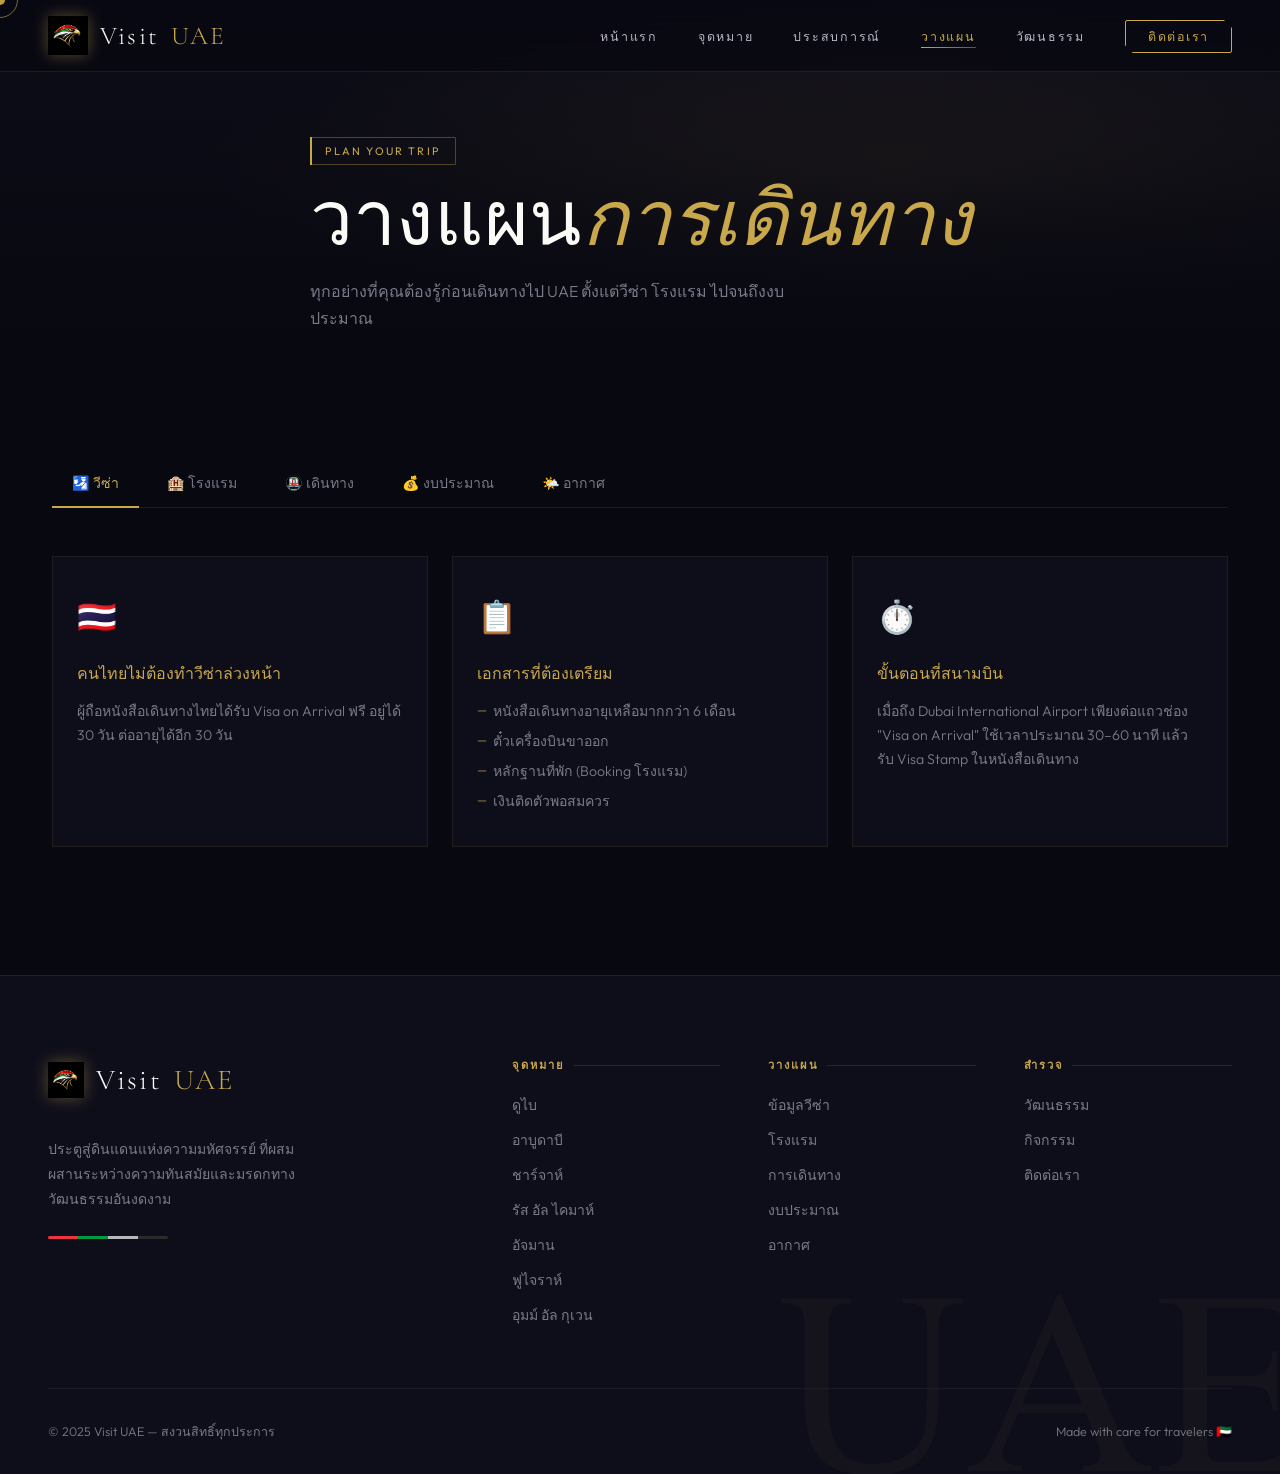
<file: plan.html>
<!DOCTYPE html>
<html lang="th">
<head>
  <meta charset="UTF-8" />
  <meta name="viewport" content="width=device-width, initial-scale=1.0" />
  <title>วางแผนการเดินทาง — Visit UAE</title>
  <link rel="stylesheet" href="assets/css/global.css" />
  <link rel="stylesheet" href="assets/css/plan.css" />
</head>
<body>
  <div id="nav-placeholder"></div>

  <!-- Page Hero -->
  <section class="page-hero">
    <!-- SLOT: Add background-image: url('assets/images/plan-hero.jpg') to .page-hero-bg -->
    <div class="page-hero-bg" data-parallax="0.1"></div>
    <div class="container page-hero-content">
      <span class="tag">Plan Your Trip</span>
      <h1 class="page-hero-title">วางแผน<em>การเดินทาง</em></h1>
      <p class="page-hero-sub">ทุกอย่างที่คุณต้องรู้ก่อนเดินทางไป UAE ตั้งแต่วีซ่า โรงแรม ไปจนถึงงบประมาณ</p>
    </div>
  </section>

  <!-- Tabs -->
  <section class="plan-tabs-section">
    <div class="container">
      <div class="plan-tabs">
        <button class="tab-btn active" data-tab="visa">🛂 วีซ่า</button>
        <button class="tab-btn" data-tab="hotel">🏨 โรงแรม</button>
        <button class="tab-btn" data-tab="transport">🚇 เดินทาง</button>
        <button class="tab-btn" data-tab="budget">💰 งบประมาณ</button>
        <button class="tab-btn" data-tab="weather">🌤️ อากาศ</button>
      </div>

      <!-- Visa Tab -->
      <div class="tab-content active" id="tab-visa">
        <div class="plan-grid">
          <div class="plan-card fade-up">
            <div class="plan-card-icon">🇹🇭</div>
            <h3>คนไทยไม่ต้องทำวีซ่าล่วงหน้า</h3>
            <p>ผู้ถือหนังสือเดินทางไทยได้รับ Visa on Arrival ฟรี อยู่ได้ 30 วัน ต่ออายุได้อีก 30 วัน</p>
          </div>
          <div class="plan-card fade-up">
            <div class="plan-card-icon">📋</div>
            <h3>เอกสารที่ต้องเตรียม</h3>
            <ul class="plan-list">
              <li>หนังสือเดินทางอายุเหลือมากกว่า 6 เดือน</li>
              <li>ตั๋วเครื่องบินขาออก</li>
              <li>หลักฐานที่พัก (Booking โรงแรม)</li>
              <li>เงินติดตัวพอสมควร</li>
            </ul>
          </div>
          <div class="plan-card fade-up">
            <div class="plan-card-icon">⏱️</div>
            <h3>ขั้นตอนที่สนามบิน</h3>
            <p>เมื่อถึง Dubai International Airport เพียงต่อแถวช่อง "Visa on Arrival" ใช้เวลาประมาณ 30–60 นาที แล้วรับ Visa Stamp ในหนังสือเดินทาง</p>
          </div>
        </div>
      </div>

      <!-- Hotel Tab -->
      <div class="tab-content" id="tab-hotel">
        <div class="plan-grid">
          <div class="plan-card fade-up">
            <div class="plan-card-icon">💎</div>
            <h3>Luxury (AED 800+/คืน)</h3>
            <ul class="plan-list">
              <li>Burj Al Arab</li>
              <li>Atlantis The Palm</li>
              <li>Four Seasons Dubai</li>
              <li>Emirates Palace Abu Dhabi</li>
            </ul>
          </div>
          <div class="plan-card fade-up">
            <div class="plan-card-icon">⭐</div>
            <h3>Mid-Range (AED 300–800/คืน)</h3>
            <ul class="plan-list">
              <li>JW Marriott Dubai</li>
              <li>Hilton Dubai Jumeirah</li>
              <li>Radisson Blu Abu Dhabi</li>
              <li>Pullman Dubai</li>
            </ul>
          </div>
          <div class="plan-card fade-up">
            <div class="plan-card-icon">🏠</div>
            <h3>Budget (ต่ำกว่า AED 300/คืน)</h3>
            <ul class="plan-list">
              <li>ibis Hotels (หลายสาขา)</li>
              <li>Premier Inn Dubai</li>
              <li>Airbnb / Apartment</li>
              <li>Hostel ในย่าน Deira</li>
            </ul>
          </div>
        </div>
      </div>

      <!-- Transport Tab -->
      <div class="tab-content" id="tab-transport">
        <div class="plan-grid">
          <div class="plan-card fade-up">
            <div class="plan-card-icon">🚇</div>
            <h3>Dubai Metro</h3>
            <p>รถไฟฟ้าสาย Red และ Green Line ครอบคลุมจุดท่องเที่ยวสำคัญ ราคาเริ่ม AED 1.8 ซื้อบัตร Nol Card</p>
          </div>
          <div class="plan-card fade-up">
            <div class="plan-card-icon">🚕</div>
            <h3>Taxi & Uber/Careem</h3>
            <p>Taxi มิเตอร์เริ่ม AED 5 แอป Careem (คล้าย Grab) สะดวกและปลอดภัย แนะนำสำหรับนักท่องเที่ยว</p>
          </div>
          <div class="plan-card fade-up">
            <div class="plan-card-icon">🚌</div>
            <h3>รถโดยสาร (Bus)</h3>
            <p>ครอบคลุมทั้งดูไบและอาบูดาบี ราคาถูกมากเริ่ม AED 2 แต่ต้องศึกษาเส้นทางล่วงหน้า</p>
          </div>
        </div>
      </div>

      <!-- Budget Tab -->
      <div class="tab-content" id="tab-budget">
        <div class="budget-table fade-up">
          <h3>ประมาณการค่าใช้จ่ายต่อวัน</h3>
          <table>
            <thead>
              <tr>
                <th>รายการ</th>
                <th>ประหยัด</th>
                <th>ปานกลาง</th>
                <th>หรูหรา</th>
              </tr>
            </thead>
            <tbody>
              <tr><td>ที่พัก</td><td>AED 150</td><td>AED 500</td><td>AED 1,500+</td></tr>
              <tr><td>อาหาร</td><td>AED 50</td><td>AED 150</td><td>AED 400+</td></tr>
              <tr><td>เดินทาง</td><td>AED 20</td><td>AED 60</td><td>AED 200+</td></tr>
              <tr><td>กิจกรรม</td><td>AED 50</td><td>AED 200</td><td>AED 600+</td></tr>
              <tr class="total-row"><td><strong>รวม/วัน</strong></td><td><strong>~AED 270</strong></td><td><strong>~AED 910</strong></td><td><strong>~AED 2,700+</strong></td></tr>
            </tbody>
          </table>
          <p class="budget-note">* 1 AED ≈ 9–10 บาท (ตรวจสอบอัตราแลกเปลี่ยนปัจจุบัน)</p>
        </div>
      </div>

      <!-- Weather Tab -->
      <div class="tab-content" id="tab-weather">
        <div class="weather-grid">
          <div class="weather-card fade-up weather-good">
            <h4>✅ ช่วงดีที่สุด</h4>
            <div class="weather-months">ต.ค. — เม.ย.</div>
            <p>อากาศเย็นสบาย 18–28°C เหมาะกับการท่องเที่ยวทุกกิจกรรม</p>
          </div>
          <div class="weather-card fade-up weather-ok">
            <h4>⚠️ อากาศร้อน</h4>
            <div class="weather-months">พ.ค. — ก.ย.</div>
            <p>อุณหภูมิสูง 40–48°C ร้อนและชื้นมาก ควรหลีกเลี่ยงกิจกรรมกลางแจ้งตอนกลางวัน</p>
          </div>
          <div class="weather-card fade-up weather-tip">
            <h4>💡 ทิปส์อากาศ</h4>
            <p>แม้ในช่วงร้อน ห้างสรรพสินค้า พิพิธภัณฑ์ และสถานที่ในร่มล้วนมีแอร์เย็น UAE เป็นเมืองแห่งการ Indoor living</p>
          </div>
        </div>
      </div>
    </div>
  </section>

  <div id="footer-placeholder"></div>

  <script src="assets/js/layout.js"></script>
  <script src="assets/js/global.js"></script>
  <script src="assets/js/plan.js"></script>

</body>
</html>
</file>
<file: assets/css/global.css>
@import url('https://fonts.googleapis.com/css2?family=Cormorant+Garamond:ital,wght@0,300;0,400;0,600;1,300;1,400&family=Outfit:wght@300;400;500;600&family=Scheherazade+New:wght@400;700&display=swap');

:root {
  --gold: #C9A84C;
  --gold-light: #E8C97A;
  --gold-pale: #F5EDD3;
  --gold-dim: rgba(201,168,76,0.15);
  --sand: #F0E6CC;
  --sand-dark: #D4BC8A;
  --deep: #080810;
  --deep-2: #0E0E1A;
  --deep-3: #161624;
  --deep-4: #1E1E30;
  --teal: #1A6B6B;
  --teal-light: #2A9898;
  --red-uae: #EF3340;
  --green-uae: #009A44;
  --white: #FAFAF7;
  --text-muted: #7A7A8A;
  --text-mid: #B8B8C8;

  --font-display: 'Cormorant Garamond', Georgia, serif;
  --font-body: 'Outfit', sans-serif;
  --font-arabic: 'Scheherazade New', serif;

  --nav-height: 72px;
  --transition: 0.35s cubic-bezier(0.4, 0, 0.2, 1);
  --transition-slow: 0.7s cubic-bezier(0.4, 0, 0.2, 1);
}

*, *::before, *::after { box-sizing: border-box; margin: 0; padding: 0; }

html { scroll-behavior: smooth; font-size: 16px; }

body {
  background: var(--deep);
  color: var(--white);
  font-family: var(--font-body);
  font-weight: 300;
  line-height: 1.7;
  overflow-x: hidden;
  cursor: none;
}

/* ── Custom Cursor ── */
.cursor {
  position: fixed;
  width: 10px; height: 10px;
  background: var(--gold);
  border-radius: 50%;
  pointer-events: none;
  z-index: 99999;
  transform: translate(-50%, -50%);
  transition: transform 0.1s ease, width 0.3s ease, height 0.3s ease, background 0.3s ease;
  mix-blend-mode: difference;
}

.cursor-ring {
  position: fixed;
  width: 36px; height: 36px;
  border: 1px solid rgba(201,168,76,0.6);
  border-radius: 50%;
  pointer-events: none;
  z-index: 99998;
  transform: translate(-50%, -50%);
  transition: all 0.15s ease;
}

.cursor.hover { width: 20px; height: 20px; }
.cursor-ring.hover { width: 60px; height: 60px; border-color: var(--gold); }

/* ── Scrollbar ── */
::-webkit-scrollbar { width: 3px; }
::-webkit-scrollbar-track { background: var(--deep-2); }
::-webkit-scrollbar-thumb { background: linear-gradient(to bottom, var(--gold), var(--teal)); border-radius: 2px; }

/* ── Navigation ── */
nav {
  position: fixed;
  top: 0; left: 0; right: 0;
  height: var(--nav-height);
  z-index: 1000;
  display: flex;
  align-items: center;
  justify-content: space-between;
  padding: 0 3rem;
  background: rgba(8,8,16,0.7);
  backdrop-filter: blur(24px);
  border-bottom: 1px solid rgba(201,168,76,0.12);
  transition: var(--transition);
}

nav.scrolled {
  background: rgba(8,8,16,0.97);
  border-bottom-color: rgba(201,168,76,0.2);
}

.nav-logo {
  font-family: var(--font-display);
  font-size: 1.6rem;
  font-weight: 300;
  letter-spacing: 0.08em;
  color: var(--white);
  text-decoration: none;
  display: flex;
  align-items: center;
  gap: 12px;
}

.nav-logo-img {
  height: 40px;
  width: auto;
  object-fit: contain;
  filter: drop-shadow(0 0 8px rgba(201,168,76,0.4));
  transition: filter var(--transition);
}

.nav-logo:hover .nav-logo-img {
  filter: drop-shadow(0 0 14px rgba(201,168,76,0.7));
}

.nav-logo span { color: var(--gold); }

.nav-links {
  display: flex;
  align-items: center;
  gap: 2.5rem;
  list-style: none;
}

.nav-links a {
  color: var(--text-mid);
  text-decoration: none;
  font-size: 0.78rem;
  letter-spacing: 0.14em;
  text-transform: uppercase;
  font-weight: 400;
  transition: color var(--transition);
  position: relative;
  padding-bottom: 4px;
}

.nav-links a::after {
  content: '';
  position: absolute;
  bottom: 0; left: 0;
  width: 0; height: 1px;
  background: linear-gradient(to right, var(--gold), var(--teal));
  transition: width var(--transition);
}

.nav-links a:hover,
.nav-links a.active { color: var(--gold); }

.nav-links a:hover::after,
.nav-links a.active::after { width: 100%; }

.nav-cta {
  background: transparent !important;
  border: 1px solid var(--gold) !important;
  color: var(--gold) !important;
  padding: 8px 22px !important;
  border-radius: 2px;
  transition: all var(--transition) !important;
  clip-path: polygon(0 0, calc(100% - 8px) 0, 100% 8px, 100% 100%, 8px 100%, 0 calc(100% - 8px));
}

.nav-cta:hover {
  background: var(--gold) !important;
  color: var(--deep) !important;
}

.nav-cta::after { display: none !important; }

/* ── Hamburger ── */
.hamburger {
  display: none;
  flex-direction: column;
  gap: 5px;
  cursor: pointer;
  padding: 4px;
}

.hamburger span {
  display: block;
  width: 24px; height: 1.5px;
  background: var(--gold);
  transition: var(--transition);
}

/* ── Page Progress Bar ── */
.progress-bar {
  position: fixed;
  top: var(--nav-height);
  left: 0;
  height: 2px;
  background: linear-gradient(to right, var(--gold), var(--teal));
  z-index: 999;
  width: 0%;
  transition: width 0.1s linear;
}

/* ── Gold line ── */
.gold-line {
  display: inline-block;
  width: 60px; height: 1px;
  background: linear-gradient(to right, transparent, var(--gold), transparent);
  vertical-align: middle;
}

/* ── Tag / badge ── */
.tag {
  display: inline-block;
  font-size: 0.68rem;
  letter-spacing: 0.2em;
  text-transform: uppercase;
  color: var(--gold);
  border: 1px solid rgba(201,168,76,0.35);
  padding: 4px 14px;
  border-radius: 1px;
  font-weight: 400;
  position: relative;
}

.tag::before {
  content: '';
  position: absolute;
  left: -1px; top: -1px; bottom: -1px;
  width: 2px;
  background: var(--gold);
}

/* ── Section heading ── */
.section-header {
  text-align: center;
  margin-bottom: 4rem;
}

.section-header .tag { margin-bottom: 1.2rem; }

.section-title {
  font-family: var(--font-display);
  font-size: clamp(2.2rem, 5vw, 3.5rem);
  font-weight: 300;
  line-height: 1.15;
  color: var(--white);
  letter-spacing: 0.02em;
}

.section-title em {
  font-style: italic;
  color: var(--gold);
}

.section-subtitle {
  margin-top: 1rem;
  color: var(--text-muted);
  font-size: 0.95rem;
  max-width: 520px;
  margin-left: auto;
  margin-right: auto;
}

/* ── Button styles ── */
.btn-primary {
  display: inline-flex;
  align-items: center;
  gap: 10px;
  background: linear-gradient(135deg, var(--gold), var(--gold-light));
  color: var(--deep);
  font-family: var(--font-body);
  font-size: 0.76rem;
  font-weight: 600;
  letter-spacing: 0.16em;
  text-transform: uppercase;
  text-decoration: none;
  padding: 15px 36px;
  border: none;
  cursor: none;
  transition: all var(--transition);
  clip-path: polygon(0 0, calc(100% - 12px) 0, 100% 12px, 100% 100%, 12px 100%, 0 calc(100% - 12px));
  position: relative;
  overflow: hidden;
}

.btn-primary::before {
  content: '';
  position: absolute;
  inset: 0;
  background: linear-gradient(135deg, var(--gold-light), var(--gold));
  opacity: 0;
  transition: opacity var(--transition);
}

.btn-primary:hover::before { opacity: 1; }
.btn-primary:hover { transform: translateY(-3px); box-shadow: 0 12px 40px rgba(201,168,76,0.3); }
.btn-primary > * { position: relative; z-index: 1; }

.btn-outline {
  display: inline-flex;
  align-items: center;
  gap: 10px;
  background: transparent;
  color: var(--white);
  font-family: var(--font-body);
  font-size: 0.76rem;
  font-weight: 400;
  letter-spacing: 0.16em;
  text-transform: uppercase;
  text-decoration: none;
  padding: 14px 36px;
  border: 1px solid rgba(255,255,255,0.25);
  cursor: none;
  transition: all var(--transition);
}

.btn-outline:hover {
  border-color: var(--gold);
  color: var(--gold);
  transform: translateY(-2px);
}

/* ── Fade-in animations ── */
.fade-up {
  opacity: 0;
  transform: translateY(40px);
  transition: opacity 0.8s cubic-bezier(0.4,0,0.2,1), transform 0.8s cubic-bezier(0.4,0,0.2,1);
}

.fade-up.visible { opacity: 1; transform: translateY(0); }

.fade-left {
  opacity: 0;
  transform: translateX(-40px);
  transition: opacity 0.8s cubic-bezier(0.4,0,0.2,1), transform 0.8s cubic-bezier(0.4,0,0.2,1);
}

.fade-left.visible { opacity: 1; transform: translateX(0); }

.fade-right {
  opacity: 0;
  transform: translateX(40px);
  transition: opacity 0.8s cubic-bezier(0.4,0,0.2,1), transform 0.8s cubic-bezier(0.4,0,0.2,1);
}

.fade-right.visible { opacity: 1; transform: translateX(0); }

.scale-in {
  opacity: 0;
  transform: scale(0.9);
  transition: opacity 0.8s cubic-bezier(0.4,0,0.2,1), transform 0.8s cubic-bezier(0.4,0,0.2,1);
}

.scale-in.visible { opacity: 1; transform: scale(1); }

/* ── Container ── */
.container {
  max-width: 1240px;
  margin: 0 auto;
  padding: 0 2rem;
}

/* ── Geometric Decorations ── */
.geo-ornament {
  position: absolute;
  pointer-events: none;
  opacity: 0.06;
}

/* ── Image placeholder system ── */
.img-placeholder {
  position: relative;
  overflow: hidden;
  background: var(--deep-3);
}

.img-placeholder img {
  width: 100%;
  height: 100%;
  object-fit: cover;
  display: block;
  transition: transform 0.7s cubic-bezier(0.4,0,0.2,1);
}

.img-placeholder .placeholder-overlay {
  position: absolute;
  inset: 0;
  display: flex;
  flex-direction: column;
  align-items: center;
  justify-content: center;
  gap: 8px;
  background: var(--deep-3);
  border: 1px dashed rgba(201,168,76,0.2);
  color: var(--text-muted);
  font-size: 0.75rem;
  letter-spacing: 0.1em;
  text-align: center;
  padding: 1rem;
  transition: opacity 0.3s ease;
}

.img-placeholder img.loaded + .placeholder-overlay { opacity: 0; pointer-events: none; }
.img-placeholder img:not(.loaded) { opacity: 0; position: absolute; }

.placeholder-icon { font-size: 2rem; opacity: 0.4; }

/* ── UAE Flag Strip ── */
.uae-flag-strip {
  display: flex;
  height: 3px;
  width: 100%;
}

.flag-red { flex: 1; background: var(--red-uae); }
.flag-green { flex: 1; background: var(--green-uae); }
.flag-white { flex: 1; background: rgba(255,255,255,0.7); }
.flag-black { flex: 1; background: #1a1a1a; }

/* ── Section ── */
section { position: relative; }

/* ── Footer ── */
footer {
  background: var(--deep-2);
  border-top: 1px solid rgba(201,168,76,0.12);
  padding: 5rem 3rem 2rem;
  position: relative;
  overflow: hidden;
}

footer::before {
  content: 'UAE';
  position: absolute;
  right: -2rem;
  bottom: -3rem;
  font-family: var(--font-arabic);
  font-size: 18rem;
  color: rgba(201,168,76,0.03);
  pointer-events: none;
  line-height: 1;
}

.footer-grid {
  display: grid;
  grid-template-columns: 2fr 1fr 1fr 1fr;
  gap: 3rem;
  max-width: 1240px;
  margin: 0 auto 3rem;
}

.footer-brand .nav-logo { font-size: 1.8rem; margin-bottom: 1rem; display: inline-flex; }
.footer-brand p { color: var(--text-muted); font-size: 0.88rem; max-width: 260px; line-height: 1.8; }

.footer-uae-strip { margin-top: 1.5rem; }

.footer-col h4 {
  font-size: 0.7rem;
  letter-spacing: 0.18em;
  text-transform: uppercase;
  color: var(--gold);
  margin-bottom: 1.2rem;
  display: flex;
  align-items: center;
  gap: 8px;
}

.footer-col h4::after {
  content: '';
  flex: 1;
  height: 1px;
  background: rgba(201,168,76,0.15);
}

.footer-col ul { list-style: none; }
.footer-col ul li { margin-bottom: 0.7rem; }
.footer-col ul li a {
  color: var(--text-muted);
  text-decoration: none;
  font-size: 0.88rem;
  transition: color var(--transition), padding-left var(--transition);
  display: block;
}
.footer-col ul li a:hover { color: var(--gold); padding-left: 6px; }

.footer-bottom {
  max-width: 1240px;
  margin: 0 auto;
  padding-top: 2rem;
  border-top: 1px solid rgba(255,255,255,0.05);
  display: flex;
  justify-content: space-between;
  align-items: center;
}

.footer-bottom p { color: var(--text-muted); font-size: 0.78rem; }

/* ── Responsive Nav ── */
@media (max-width: 768px) {
  nav { padding: 0 1.5rem; }
  .nav-links { display: none; }
  .hamburger { display: flex; }
  .footer-grid { grid-template-columns: 1fr 1fr; gap: 2rem; }
  .footer-bottom { flex-direction: column; gap: 1rem; text-align: center; }
  body { cursor: auto; }
  .cursor, .cursor-ring { display: none; }
}

@media (max-width: 480px) {
  .footer-grid { grid-template-columns: 1fr; }
  .container { padding: 0 1.2rem; }
}

/* ── Parallax wrapper ── */
.parallax-el {
  will-change: transform;
}

/* ── Geometric Islamic Pattern ── */
.islamic-pattern {
  position: absolute;
  inset: 0;
  background-image:
    repeating-conic-gradient(rgba(201,168,76,0.03) 0deg 90deg, transparent 90deg 180deg);
  background-size: 40px 40px;
  pointer-events: none;
}

/* ── Glow effects ── */
.glow-gold {
  box-shadow: 0 0 30px rgba(201,168,76,0.15), 0 0 60px rgba(201,168,76,0.05);
}

/* ── Number decorators ── */
.section-number {
  font-family: var(--font-display);
  font-size: 8rem;
  font-weight: 300;
  color: rgba(201,168,76,0.05);
  line-height: 1;
  position: absolute;
  top: 2rem;
  right: 2rem;
  pointer-events: none;
  user-select: none;
}
</file>
<file: assets/css/home.css>
/* ═══════════════════════════════
   HOME PAGE — home.css
═══════════════════════════════ */

/* ── Hero ── */
.hero {
  min-height: 100vh;
  display: flex;
  align-items: center;
  position: relative;
  overflow: hidden;
}

.hero-bg {
  position: absolute;
  inset: 0;
}

.hero-bg-image {
  position: absolute;
  inset: 0;
  background-color: var(--deep);
  /* Replace with: background-image: url('assets/images/hero-dubai.jpg'); */
  background-size: cover;
  background-position: center;
  transform-origin: center;
  transition: transform 8s ease;
}

.hero-bg-image.loaded { transform: scale(1.04); }

.hero-bg-image.no-image {
  background:
    radial-gradient(ellipse 70% 60% at 65% 40%, rgba(26,107,107,0.22) 0%, transparent 60%),
    radial-gradient(ellipse 50% 70% at 20% 80%, rgba(201,168,76,0.1) 0%, transparent 50%),
    radial-gradient(ellipse 40% 40% at 80% 20%, rgba(201,168,76,0.08) 0%, transparent 40%),
    var(--deep);
}

.hero-logo {
  position: absolute;
  left: 50%;
  top: 50%;
  transform: translateY(-50%);
  z-index: 3;
  opacity: 0;
  background: transparent;
  animation: falconEntrance 1.4s cubic-bezier(0.22, 1, 0.36, 1) 0s forwards;
}

.hero-logo img {
  width: 700px;
  height: auto;
  filter: drop-shadow(0 0 40px rgba(201,168,76,0.3));
  background: transparent;
  display: block;
  animation: falconFloat 5s ease-in-out infinite, falconGlow 4s ease-in-out infinite;
}

.hero-logo:hover img {
  animation: falconFloat 5s ease-in-out infinite, falconGlowHover 1.5s ease-in-out infinite;
  filter: drop-shadow(0 0 60px rgba(201,168,76,0.7)) drop-shadow(0 0 120px rgba(201,168,76,0.3));
}

/* Entrance desktop — มี translateY(-50%) */
@keyframes falconEntrance {
  0% {
    opacity: 0;
    transform: translateY(-50%) translateX(80px) scale(0.88) rotate(5deg);
    filter: blur(8px);
  }
  60% {
    opacity: 0.9;
    transform: translateY(-50%) translateX(-10px) scale(1.03) rotate(-1deg);
    filter: blur(0px);
  }
  100% {
    opacity: 0.85;
    transform: translateY(-50%) translateX(0) scale(1) rotate(0deg);
    filter: blur(0px);
  }
}

/* Entrance มือถือ — ไม่มี translateY */
@keyframes falconEntranceMobile {
  0% {
    opacity: 0;
    transform: translateX(40px) scale(0.88) rotate(3deg);
    filter: blur(6px);
  }
  60% {
    opacity: 0.9;
    transform: translateX(-6px) scale(1.03) rotate(-1deg);
    filter: blur(0px);
  }
  100% {
    opacity: 1;
    transform: translateX(0) scale(1) rotate(0deg);
    filter: blur(0px);
  }
}

/* Float: ลอยขึ้นลงเบาๆ */
@keyframes falconFloat {
  0%, 100% { transform: translateY(0px) rotate(0deg); }
  30%       { transform: translateY(-14px) rotate(-1deg); }
  60%       { transform: translateY(-8px) rotate(0.5deg); }
}

/* Glow pulse ปกติ */
@keyframes falconGlow {
  0%, 100% { filter: drop-shadow(0 0 30px rgba(201,168,76,0.25)) drop-shadow(0 20px 60px rgba(0,0,0,0.5)); }
  50%       { filter: drop-shadow(0 0 55px rgba(201,168,76,0.55)) drop-shadow(0 20px 60px rgba(0,0,0,0.5)); }
}

/* Glow hover */
@keyframes falconGlowHover {
  0%, 100% { filter: drop-shadow(0 0 55px rgba(201,168,76,0.6)) drop-shadow(0 0 110px rgba(201,168,76,0.25)); }
  50%       { filter: drop-shadow(0 0 80px rgba(201,168,76,0.85)) drop-shadow(0 0 150px rgba(201,168,76,0.4)); }
}

/* มือถือ — นกอยู่ใน flow ใต้ stats */
@media (max-width: 900px) {
  .hero-logo {
    position: static;
    transform: none;
    display: flex;
    justify-content: center;
    margin-top: 2.5rem;
    opacity: 0;
    animation: falconEntranceMobile 1.2s cubic-bezier(0.22, 1, 0.36, 1) 0.4s forwards;
  }
  .hero-logo img {
    width: 260px;
    animation: falconFloat 5s ease-in-out infinite, falconGlow 4s ease-in-out infinite;
  }
}

.hero-overlay {
  position: absolute;
  inset: 0;
  background: linear-gradient(
    105deg,
    rgba(8,8,16,0.95) 0%,
    rgba(8,8,16,0.7) 50%,
    rgba(8,8,16,0.3) 100%
  );
}

.hero-geo {
  position: absolute;
  inset: 0;
  background-image:
    linear-gradient(rgba(201,168,76,0.04) 1px, transparent 1px),
    linear-gradient(90deg, rgba(201,168,76,0.04) 1px, transparent 1px);
  background-size: 70px 70px;
  animation: gridShift 20s linear infinite;
}

@keyframes gridShift {
  0% { background-position: 0 0; }
  100% { background-position: 70px 70px; }
}

.hero-content {
  position: relative;
  z-index: 2;
  padding-top: calc(var(--nav-height) + 2rem);
  padding-bottom: 6rem;
  max-width: 50%;
}

.hero-content.container {
  max-width: 1240px;
  padding-right: 40rem;   /* ปรับตัวเลขนี้ได้เลย เช่น 2rem, 4rem, 5rem */
}

.hero-eyebrow {
  display: flex;
  align-items: center;
  gap: 16px;
  margin-bottom: 2.5rem;
}

.hero-title {
  font-family: var(--font-display);
  font-size: clamp(3.5rem, 9vw, 7.5rem);
  font-weight: 300;
  line-height: 1.02;
  letter-spacing: -0.01em;
  margin-bottom: 1.5rem;
  max-width: 750px;
}

.hero-title em {
  font-style: italic;
  color: var(--gold);
  display: inline-block;
  position: relative;
}

.hero-title em::after {
  content: '';
  position: absolute;
  bottom: -4px;
  left: 0;
  width: 100%;
  height: 1px;
  background: linear-gradient(to right, var(--gold), transparent);
}

.hero-arabic {
  font-family: var(--font-arabic);
  font-size: 1.6rem;
  color: rgba(201,168,76,0.5);
  margin-bottom: 1.5rem;
  letter-spacing: 0.1em;
}

.hero-sub {
  color: var(--text-mid);
  font-size: 1.05rem;
  max-width: 460px;
  margin-bottom: 3rem;
  line-height: 1.8;
}

.hero-actions {
  display: flex;
  gap: 1rem;
  flex-wrap: wrap;
  margin-bottom: 5rem;
}

.hero-stats {
  display: flex;
  align-items: center;
  gap: 2.5rem;
}

.stat { text-align: center; }

.stat-num {
  display: block;
  font-family: var(--font-display);
  font-size: 2.5rem;
  font-weight: 300;
  color: var(--gold);
  line-height: 1;
}

.stat-label {
  display: block;
  font-size: 0.68rem;
  letter-spacing: 0.15em;
  text-transform: uppercase;
  color: var(--text-muted);
  margin-top: 6px;
}

.stat-divider {
  width: 1px;
  height: 48px;
  background: linear-gradient(to bottom, transparent, rgba(201,168,76,0.3), transparent);
}

/* ── Hero side image ── */
.hero-side {
  position: absolute;
  right: 0;
  top: 0;
  bottom: 0;
  width: 45%;
  z-index: 1;
  overflow: hidden;
}

.hero-side-img {
  width: 100%;
  height: 100%;
  /* Replace with: background-image: url('assets/images/burj-khalifa.jpg'); */
  background: radial-gradient(ellipse at 50% 30%, rgba(201,168,76,0.12) 0%, transparent 60%), var(--deep-2);
  background-size: cover;
  background-position: center;
}

.hero-side::before {
  content: '';
  position: absolute;
  inset: 0;
  background: linear-gradient(to right, var(--deep) 0%, transparent 40%);
  z-index: 1;
}

.hero-scroll-hint {
  position: absolute;
  bottom: 2.5rem;
  right: 3rem;
  display: flex;
  flex-direction: column;
  align-items: center;
  gap: 10px;
  z-index: 3;
}

.hero-scroll-hint span {
  font-size: 0.65rem;
  letter-spacing: 0.2em;
  text-transform: uppercase;
  color: var(--text-muted);
  writing-mode: vertical-lr;
}

.scroll-line {
  width: 1px;
  height: 70px;
  background: linear-gradient(to bottom, var(--gold), transparent);
  animation: scrollPulse 2.5s ease-in-out infinite;
}

@keyframes scrollPulse {
  0%, 100% { opacity: 0.3; transform: scaleY(1); transform-origin: top; }
  50% { opacity: 1; transform: scaleY(1.1); }
}

/* ── Destinations Preview ── */
.destinations-preview {
  padding: 9rem 0;
  background: var(--deep-2);
  position: relative;
}

.destinations-preview::before {
  content: '';
  position: absolute;
  top: 0; left: 0; right: 0;
  height: 1px;
  background: linear-gradient(to right, transparent, rgba(201,168,76,0.3), transparent);
}

.dest-grid {
  display: grid;
  grid-template-columns: 1.7fr 1fr 1fr 1fr;
  grid-template-rows: 440px;
  gap: 2px;
  background: rgba(201,168,76,0.08);
  border: 1px solid rgba(201,168,76,0.1);
  overflow: hidden;
}

.dest-card {
  position: relative;
  overflow: hidden;
  text-decoration: none;
  display: block;
  background: var(--deep-3);
}

.dest-card:hover .dest-img { transform: scale(1.1); filter: brightness(0.85); }
.dest-card:hover .dest-info { background: rgba(0,0,0,0.75); }
.dest-card:hover .dest-arrow { transform: translateX(8px); color: var(--gold); }
.dest-card:hover .dest-info h3 { color: var(--gold); }

.dest-img {
  position: absolute;
  inset: 0;
  background-size: cover;
  background-position: center;
  transition: transform 0.8s cubic-bezier(0.4,0,0.2,1), filter 0.6s ease;
}

/* Image slots — replace background-image with actual photos */
.dest-img--dubai {
  background-color: #1a2535;
  /* background-image: url('assets/images/dubai.jpg'); */
  background-image:
    radial-gradient(ellipse at 70% 30%, rgba(201,168,76,0.3) 0%, transparent 50%),
    radial-gradient(ellipse at 30% 70%, rgba(26,107,107,0.35) 0%, transparent 60%);
}

.dest-img--abudhabi {
  background-color: #1a1a2e;
  /* background-image: url('assets/images/abudhabi.jpg'); */
  background-image: radial-gradient(ellipse at 50% 30%, rgba(42,152,152,0.35) 0%, transparent 60%);
}

.dest-img--sharjah {
  background-color: #251a0a;
  /* background-image: url('assets/images/sharjah.jpg'); */
  background-image: radial-gradient(ellipse at 50% 50%, rgba(186,117,23,0.35) 0%, transparent 60%);
}

.dest-img--rak {
  background-color: #0a1a10;
  /* background-image: url('assets/images/rak.jpg'); */
  background-image: radial-gradient(ellipse at 50% 40%, rgba(26,107,107,0.4) 0%, transparent 60%);
}

.dest-info {
  position: absolute;
  bottom: 0; left: 0; right: 0;
  padding: 2rem 1.5rem 1.5rem;
  background: linear-gradient(to top, rgba(0,0,0,0.92) 0%, rgba(0,0,0,0.4) 60%, transparent 100%);
  transition: background 0.5s ease;
}

.dest-tag {
  display: inline-block;
  font-size: 0.62rem;
  letter-spacing: 0.18em;
  text-transform: uppercase;
  color: var(--gold);
  background: rgba(201,168,76,0.12);
  border: 1px solid rgba(201,168,76,0.3);
  padding: 3px 10px;
  margin-bottom: 0.6rem;
}

.dest-info h3 {
  font-family: var(--font-display);
  font-size: 1.6rem;
  font-weight: 300;
  color: var(--white);
  margin-bottom: 0.4rem;
  transition: color var(--transition);
}

.dest-card--large .dest-info h3 { font-size: 2.2rem; }

.dest-info p {
  font-size: 0.82rem;
  color: var(--text-mid);
  margin-bottom: 0.8rem;
}

.dest-arrow {
  font-size: 1.2rem;
  color: var(--text-muted);
  transition: all 0.35s ease;
  display: inline-block;
}

/* ── Experiences Strip ── */
.exp-strip {
  padding: 8rem 0 0;
  background: var(--deep);
  position: relative;
}

.exp-strip-inner {
  display: grid;
  grid-template-columns: repeat(6, 1fr);
  gap: 1px;
  background: rgba(201,168,76,0.06);
  border-top: 1px solid rgba(201,168,76,0.1);
  border-bottom: 1px solid rgba(201,168,76,0.1);
}

.exp-item {
  padding: 2.5rem 1.2rem;
  text-align: center;
  background: var(--deep);
  transition: background var(--transition), transform var(--transition);
  cursor: none;
  position: relative;
  overflow: hidden;
}

.exp-item::before {
  content: '';
  position: absolute;
  bottom: 0; left: 50%; right: 50%;
  height: 2px;
  background: var(--gold);
  transition: all var(--transition);
}

.exp-item:hover::before { left: 0; right: 0; }

.exp-item:hover {
  background: var(--deep-3);
  transform: translateY(-4px);
}

.exp-icon {
  font-size: 2.2rem;
  margin-bottom: 1rem;
  display: block;
  transition: transform var(--transition);
}

.exp-item:hover .exp-icon { transform: scale(1.2) rotate(-5deg); }

.exp-item h4 {
  font-family: var(--font-display);
  font-size: 1rem;
  font-weight: 400;
  color: var(--white);
  margin-bottom: 0.5rem;
  transition: color var(--transition);
}

.exp-item:hover h4 { color: var(--gold); }

.exp-item p {
  font-size: 0.76rem;
  color: var(--text-muted);
  line-height: 1.5;
}

.exp-strip-cta {
  text-align: center;
  padding: 3rem 0 5rem;
  background: var(--deep);
}

/* ── Quick Info ── */
.quick-info {
  padding: 9rem 0;
  background: var(--deep-2);
  position: relative;
  overflow: hidden;
}

.info-grid {
  display: grid;
  grid-template-columns: repeat(4, 1fr);
  gap: 1.5px;
  background: rgba(201,168,76,0.08);
  border: 1px solid rgba(201,168,76,0.1);
}

.info-card {
  background: var(--deep-2);
  padding: 2.5rem 1.8rem;
  transition: background var(--transition), transform var(--transition);
  position: relative;
  overflow: hidden;
}

.info-card::after {
  content: '';
  position: absolute;
  top: 0; left: 0;
  width: 2px; height: 0;
  background: var(--gold);
  transition: height var(--transition);
}

.info-card:hover { background: var(--deep-3); transform: translateY(-4px); }
.info-card:hover::after { height: 100%; }

.info-icon {
  font-size: 2.2rem;
  margin-bottom: 1.2rem;
  display: block;
}

.info-card h4 {
  font-size: 0.88rem;
  font-weight: 500;
  color: var(--gold);
  margin-bottom: 0.7rem;
  letter-spacing: 0.06em;
}

.info-card p {
  font-size: 0.85rem;
  color: var(--text-muted);
  line-height: 1.7;
}

/* ── UAE Showcase ── */
.uae-showcase {
  padding: 9rem 0;
  background: var(--deep);
  position: relative;
}

.showcase-grid {
  display: grid;
  grid-template-columns: 1fr 1fr;
  gap: 4rem;
  align-items: center;
}

.showcase-text h2 {
  font-family: var(--font-display);
  font-size: clamp(2.5rem, 5vw, 4rem);
  font-weight: 300;
  line-height: 1.1;
  margin-bottom: 1.5rem;
}

.showcase-text h2 em { font-style: italic; color: var(--gold); }

.showcase-text p {
  color: var(--text-muted);
  font-size: 0.95rem;
  line-height: 1.9;
  margin-bottom: 2rem;
}

.showcase-facts {
  display: grid;
  grid-template-columns: 1fr 1fr;
  gap: 1rem;
  margin-bottom: 2.5rem;
}

.fact-item {
  padding: 1rem;
  background: rgba(201,168,76,0.04);
  border: 1px solid rgba(201,168,76,0.1);
  transition: border-color var(--transition);
}

.fact-item:hover { border-color: rgba(201,168,76,0.3); }

.fact-num {
  font-family: var(--font-display);
  font-size: 2rem;
  font-weight: 300;
  color: var(--gold);
  line-height: 1;
  margin-bottom: 4px;
}

.fact-label {
  font-size: 0.75rem;
  color: var(--text-muted);
  letter-spacing: 0.08em;
}

.showcase-image {
  position: relative;
  height: 500px;
}

.showcase-img-main {
  position: absolute;
  right: 0;
  top: 0;
  width: 80%;
  height: 80%;
  overflow: hidden;
  clip-path: polygon(0 0, calc(100% - 20px) 0, 100% 20px, 100% 100%, 20px 100%, 0 calc(100% - 20px));
}

.showcase-img-main .img-placeholder,
.showcase-img-main .img-bg {
  width: 100%;
  height: 100%;
  /* Replace with: background-image: url('assets/images/sheikh-zayed-mosque.jpg'); */
  background: radial-gradient(ellipse at 50% 40%, rgba(201,168,76,0.25) 0%, rgba(42,152,152,0.2) 40%, var(--deep-3) 100%);
  background-size: cover;
  background-position: center;
}

.showcase-img-accent {
  position: absolute;
  left: 0;
  bottom: 0;
  width: 45%;
  height: 45%;
  overflow: hidden;
  border: 2px solid rgba(201,168,76,0.2);
  clip-path: polygon(0 0, calc(100% - 12px) 0, 100% 12px, 100% 100%, 0 100%);
}

.showcase-img-accent .img-placeholder,
.showcase-img-accent .img-bg {
  width: 100%;
  height: 100%;
  /* Replace with: background-image: url('assets/images/desert-dunes.jpg'); */
  background: radial-gradient(ellipse at 60% 40%, rgba(186,117,23,0.5) 0%, rgba(65,36,2,0.8) 60%, var(--deep) 100%);
  background-size: cover;
  background-position: center;
}

/* ── Responsive ── */
@media (max-width: 1100px) {
  .hero-side { width: 35%; }
}

@media (max-width: 900px) {
  .hero-side { display: none; }
  .hero-content,
  .hero-content.container {
    max-width: 100%;
    padding-right: 1.5rem;
    padding-left: 1.5rem;
  }
  .dest-grid {
    grid-template-columns: 1fr 1fr;
    grid-template-rows: 280px 280px;
  }
  .exp-strip-inner { grid-template-columns: repeat(3,1fr); }
  .info-grid { grid-template-columns: repeat(2,1fr); }
  .showcase-grid { grid-template-columns: 1fr; gap: 3rem; }
  .showcase-image { height: 350px; }
}

@media (max-width: 600px) {
  .dest-grid { grid-template-columns: 1fr; grid-template-rows: repeat(4, 260px); }
  .exp-strip-inner { grid-template-columns: repeat(2,1fr); }
  .info-grid { grid-template-columns: 1fr; }
  .hero-stats { gap: 1.2rem; }
  .hero-scroll-hint { display: none; }
  .showcase-facts { grid-template-columns: 1fr; }
}
</file>
<file: assets/css/contact.css>
/* ═══════════════════════════════
   CONTACT PAGE — contact.css
═══════════════════════════════ */

.page-hero {
  min-height: 40vh;
  display: flex;
  align-items: flex-end;
  position: relative;
  overflow: hidden;
  padding-bottom: 4rem;
}

.page-hero-bg {
  position: absolute;
  inset: 0;
  /* background-image: url('assets/images/contact-hero.jpg'); */
  background:
    radial-gradient(ellipse at 60% 40%, rgba(201,168,76,0.14) 0%, transparent 55%),
    var(--deep-2);
  background-size: cover;
  background-position: center;
}

.page-hero-bg::after {
  content: '';
  position: absolute;
  inset: 0;
  background: linear-gradient(to top, var(--deep) 0%, rgba(8,8,16,0.5) 60%, transparent 100%);
}

.page-hero-content {
  position: relative;
  z-index: 2;
  padding-top: calc(var(--nav-height) + 4rem);
}

.page-hero-content .tag { margin-bottom: 1rem; display: inline-block; }

.page-hero-title {
  font-family: var(--font-display);
  font-size: clamp(2.5rem, 6vw, 5rem);
  font-weight: 300;
  line-height: 1.05;
  margin-bottom: 1rem;
}

.page-hero-title em { font-style: italic; color: var(--gold); }
.page-hero-sub { color: var(--text-muted); font-size: 1rem; max-width: 500px; }

/* ── Contact Layout ── */
.contact-section {
  padding: 7rem 0;
  background: var(--deep);
}

.contact-layout {
  display: grid;
  grid-template-columns: 1fr 1.3fr;
  gap: 6rem;
  align-items: start;
}

/* ── Contact Info ── */
.contact-heading {
  font-family: var(--font-display);
  font-size: clamp(2rem, 4vw, 3rem);
  font-weight: 300;
  line-height: 1.15;
  margin-bottom: 1.2rem;
}

.contact-heading em { font-style: italic; color: var(--gold); }

.contact-desc {
  color: var(--text-muted);
  font-size: 0.92rem;
  line-height: 1.8;
  margin-bottom: 2.5rem;
}

.contact-cards {
  display: flex;
  flex-direction: column;
  gap: 1rem;
}

.contact-card {
  display: flex;
  align-items: center;
  gap: 1rem;
  padding: 1rem 1.2rem;
  background: var(--deep-2);
  border: 1px solid rgba(201,168,76,0.1);
  transition: border-color var(--transition);
}

.contact-card:hover { border-color: rgba(201,168,76,0.3); }

.contact-card-icon { font-size: 1.4rem; flex-shrink: 0; }

.contact-card h4 {
  font-size: 0.72rem;
  letter-spacing: 0.1em;
  text-transform: uppercase;
  color: var(--gold);
  margin-bottom: 2px;
}

.contact-card p {
  font-size: 0.88rem;
  color: var(--text-muted);
}

/* ── Contact Form ── */
.contact-form-wrap {
  background: var(--deep-2);
  border: 1px solid rgba(201,168,76,0.12);
  padding: 2.5rem;
}

.contact-form {
  display: flex;
  flex-direction: column;
  gap: 1.2rem;
}

.form-row {
  display: grid;
  grid-template-columns: 1fr 1fr;
  gap: 1rem;
}

.form-group {
  display: flex;
  flex-direction: column;
  gap: 6px;
}

.form-group label {
  font-size: 0.72rem;
  letter-spacing: 0.1em;
  text-transform: uppercase;
  color: var(--gold);
  font-weight: 400;
}

.form-group input,
.form-group select,
.form-group textarea {
  background: var(--deep-3);
  border: 1px solid rgba(201,168,76,0.15);
  color: var(--white);
  font-family: var(--font-body);
  font-size: 0.9rem;
  font-weight: 300;
  padding: 12px 14px;
  border-radius: 0;
  outline: none;
  transition: border-color var(--transition);
  -webkit-appearance: none;
  appearance: none;
}

.form-group select {
  background-image: url("data:image/svg+xml,%3Csvg xmlns='http://www.w3.org/2000/svg' width='12' height='8' viewBox='0 0 12 8'%3E%3Cpath d='M1 1l5 5 5-5' stroke='%23C9A84C' stroke-width='1.5' fill='none'/%3E%3C/svg%3E");
  background-repeat: no-repeat;
  background-position: right 14px center;
  padding-right: 36px;
  cursor: pointer;
}

.form-group select option { background: var(--deep-3); color: var(--white); }

.form-group input:focus,
.form-group select:focus,
.form-group textarea:focus {
  border-color: var(--gold);
}

.form-group input::placeholder,
.form-group textarea::placeholder {
  color: var(--text-muted);
  font-size: 0.85rem;
}

.form-group textarea { resize: vertical; min-height: 120px; }

.form-success {
  display: none;
  background: rgba(26,107,107,0.15);
  border: 1px solid rgba(26,107,107,0.4);
  color: #2A9898;
  font-size: 0.88rem;
  padding: 12px 16px;
  text-align: center;
  margin-top: 0.5rem;
}

.form-success.show { display: block; }

/* ── FAQ ── */
.faq-section {
  padding: 7rem 0;
  background: var(--deep-2);
}

.faq-list {
  max-width: 780px;
  margin: 0 auto;
  display: flex;
  flex-direction: column;
  gap: 0;
  border: 1px solid rgba(201,168,76,0.1);
}

.faq-item {
  border-bottom: 1px solid rgba(201,168,76,0.1);
}

.faq-item:last-child { border-bottom: none; }

.faq-q {
  width: 100%;
  background: transparent;
  border: none;
  text-align: left;
  color: var(--white);
  font-family: var(--font-body);
  font-size: 0.95rem;
  font-weight: 400;
  padding: 1.4rem 1.5rem;
  cursor: pointer;
  display: flex;
  justify-content: space-between;
  align-items: center;
  transition: color var(--transition);
  gap: 1rem;
}

.faq-q::after {
  content: '+';
  color: var(--gold);
  font-size: 1.3rem;
  font-weight: 300;
  flex-shrink: 0;
  transition: transform var(--transition);
}

.faq-q:hover { color: var(--gold); }

.faq-item.open .faq-q { color: var(--gold); }
.faq-item.open .faq-q::after { transform: rotate(45deg); }

.faq-a {
  max-height: 0;
  overflow: hidden;
  transition: max-height 0.4s cubic-bezier(0.4, 0, 0.2, 1);
}

.faq-item.open .faq-a { max-height: 300px; }

.faq-a p {
  padding: 0 1.5rem 1.4rem;
  font-size: 0.88rem;
  color: var(--text-muted);
  line-height: 1.8;
}

/* ── Responsive ── */
@media (max-width: 900px) {
  .contact-layout { grid-template-columns: 1fr; gap: 3rem; }
}

@media (max-width: 480px) {
  .form-row { grid-template-columns: 1fr; }
  .contact-form-wrap { padding: 1.5rem; }
}
</file>
<file: assets/css/culture.css>
/* ═══════════════════════════════
   CULTURE PAGE — culture.css
═══════════════════════════════ */

.page-hero {
  min-height: 50vh;
  display: flex;
  align-items: flex-end;
  position: relative;
  overflow: hidden;
  padding-bottom: 5rem;
}

.page-hero-bg {
  position: absolute;
  inset: 0;
  /* background-image: url('assets/images/culture-hero.jpg'); */
  background:
    radial-gradient(ellipse at 30% 50%, rgba(201,168,76,0.2) 0%, transparent 55%),
    radial-gradient(ellipse at 70% 40%, rgba(26,107,107,0.15) 0%, transparent 45%),
    var(--deep-2);
  background-size: cover;
  background-position: center;
}

.page-hero-bg::after {
  content: '';
  position: absolute;
  inset: 0;
  background: linear-gradient(to top, var(--deep) 0%, rgba(8,8,16,0.5) 60%, transparent 100%);
}

.page-hero-content {
  position: relative;
  z-index: 2;
  padding-top: calc(var(--nav-height) + 5rem);
}

.page-hero-content .tag { margin-bottom: 1rem; display: inline-block; }

.page-hero-title {
  font-family: var(--font-display);
  font-size: clamp(2.5rem, 6vw, 5.5rem);
  font-weight: 300;
  line-height: 1.02;
  margin-bottom: 1rem;
}

.page-hero-title em { font-style: italic; color: var(--gold); }
.page-hero-sub { color: var(--text-muted); font-size: 1rem; max-width: 500px; }

/* ── Culture Section ── */
.culture-section {
  padding: 8rem 0;
  background: var(--deep);
  position: relative;
}

.dos-donts {
  display: grid;
  grid-template-columns: 1fr 1fr;
  gap: 2px;
  background: rgba(255,255,255,0.03);
}

.dos, .donts {
  padding: 3rem;
  position: relative;
  overflow: hidden;
}

.dos::before {
  content: '✓';
  position: absolute;
  right: 1rem;
  bottom: -1rem;
  font-size: 8rem;
  color: rgba(26,107,107,0.06);
  line-height: 1;
  pointer-events: none;
}

.donts::before {
  content: '✗';
  position: absolute;
  right: 1rem;
  bottom: -1rem;
  font-size: 8rem;
  color: rgba(212,83,126,0.06);
  line-height: 1;
  pointer-events: none;
}

.dos { background: rgba(26,107,107,0.06); border: 1px solid rgba(26,107,107,0.2); }
.donts { background: rgba(212,83,126,0.06); border: 1px solid rgba(212,83,126,0.2); }

.dos h3, .donts h3 {
  font-size: 0.88rem;
  font-weight: 500;
  margin-bottom: 1.5rem;
  color: var(--white);
  letter-spacing: 0.08em;
}

.dos ul, .donts ul {
  list-style: none;
  display: flex;
  flex-direction: column;
  gap: 12px;
}

.dos ul li, .donts ul li {
  font-size: 0.88rem;
  color: var(--text-muted);
  padding-left: 1.2rem;
  position: relative;
  line-height: 1.65;
  transition: color var(--transition), padding-left var(--transition);
}

.dos ul li:hover, .donts ul li:hover { color: var(--text-mid); padding-left: 1.6rem; }

.dos ul li::before { content: '›'; position: absolute; left: 0; color: #1D9E75; }
.donts ul li::before { content: '›'; position: absolute; left: 0; color: #D4537E; }

/* ── Ramadan Section ── */
.ramadan-section {
  padding: 8rem 0;
  background: var(--deep-2);
  position: relative;
  overflow: hidden;
}

.ramadan-section::before {
  content: 'رمضان';
  position: absolute;
  right: -2rem;
  top: 50%;
  transform: translateY(-50%);
  font-family: var(--font-arabic);
  font-size: 18rem;
  color: rgba(201,168,76,0.03);
  pointer-events: none;
  line-height: 1;
}

.ramadan-card {
  display: grid;
  grid-template-columns: 1fr 1fr;
  gap: 5rem;
  align-items: start;
}

.ramadan-visual {
  position: relative;
  height: 400px;
  overflow: hidden;
  clip-path: polygon(0 0, calc(100% - 20px) 0, 100% 20px, 100% 100%, 20px 100%, 0 calc(100% - 20px));
}

.ramadan-visual .img-bg {
  width: 100%;
  height: 100%;
  /* background-image: url('assets/images/ramadan.jpg'); */
  background: radial-gradient(ellipse at 50% 40%, rgba(201,168,76,0.3) 0%, rgba(100,56,6,0.6) 50%, var(--deep-3) 100%);
  background-size: cover;
  background-position: center;
}

.ramadan-text .tag { margin-bottom: 1rem; display: inline-block; }

.ramadan-text h2 {
  font-family: var(--font-display);
  font-size: 3rem;
  font-weight: 300;
  color: var(--gold);
  margin-bottom: 1.2rem;
  line-height: 1.1;
}

.ramadan-text p {
  font-size: 0.92rem;
  color: var(--text-muted);
  line-height: 1.85;
  margin-bottom: 1rem;
}

.ramadan-tips {
  margin-top: 2rem;
  padding: 1.5rem;
  background: rgba(201,168,76,0.04);
  border: 1px solid rgba(201,168,76,0.15);
}

.ramadan-tips h4 {
  font-size: 0.72rem;
  letter-spacing: 0.15em;
  text-transform: uppercase;
  color: var(--gold);
  margin-bottom: 1rem;
}

.ramadan-tips ul { list-style: none; display: flex; flex-direction: column; gap: 8px; }

.ramadan-tips ul li {
  font-size: 0.88rem;
  color: var(--text-muted);
  padding-left: 1.2rem;
  position: relative;
}

.ramadan-tips ul li::before { content: '—'; position: absolute; left: 0; color: var(--gold); font-size: 0.75rem; }

/* ── Food Culture ── */
.food-culture {
  padding: 8rem 0;
  background: var(--deep);
}

.food-grid {
  display: grid;
  grid-template-columns: repeat(3, 1fr);
  gap: 2px;
  background: rgba(201,168,76,0.06);
  border: 1px solid rgba(201,168,76,0.08);
}

.food-card {
  background: var(--deep);
  overflow: hidden;
  transition: background var(--transition);
  position: relative;
}

.food-card:hover { background: var(--deep-2); }

.food-card-image {
  height: 200px;
  position: relative;
  overflow: hidden;
}

.food-card-image .img-bg {
  width: 100%;
  height: 100%;
  background-size: cover;
  background-position: center;
  transition: transform 0.6s ease;
}

.food-card:hover .food-card-image .img-bg { transform: scale(1.08); }

/* Food image slots */
.food-img--shawarma .img-bg {
  background-position: center;   /* ดึงภาพขึ้นมาด้านบน */
}
.food-img--hummus .img-bg {
  background-position: center; 
}
.food-img--machboos .img-bg {
  background-position: center; 
}
.food-img--kunafa .img-bg {
  background-position: center; 
}
.food-img--coffee .img-bg {
  background-position: center; 
}
.food-img--dates .img-bg {
  background-position: center; 
}

.food-card-body {
  padding: 1.5rem;
  text-align: left;
}

.food-card-body h4 {
  font-family: var(--font-display);
  font-size: 1.3rem;
  font-weight: 300;
  color: var(--gold);
  margin-bottom: 0.6rem;
}

.food-card-body p {
  font-size: 0.85rem;
  color: var(--text-muted);
  line-height: 1.7;
}

/* ── Traditions Section ── */
.traditions-section {
  padding: 8rem 0;
  background: var(--deep-2);
}

.traditions-grid {
  display: grid;
  grid-template-columns: repeat(4, 1fr);
  gap: 2px;
  background: rgba(201,168,76,0.06);
  border: 1px solid rgba(201,168,76,0.08);
}

.tradition-card {
  background: var(--deep-2);
  padding: 2rem 1.5rem;
  text-align: center;
  position: relative;
  overflow: hidden;
  transition: background var(--transition);
}

.tradition-card::after {
  content: '';
  position: absolute;
  bottom: 0; left: 0; right: 0;
  height: 2px;
  background: var(--gold);
  transform: scaleX(0);
  transition: transform var(--transition);
}

.tradition-card:hover { background: var(--deep-3); }
.tradition-card:hover::after { transform: scaleX(1); }

.tradition-img {
  width: 100%;
  height: 140px;
  margin-bottom: 1.2rem;
  overflow: hidden;
  position: relative;
}

.tradition-img .img-bg {
  width: 100%;
  height: 100%;
  background-size: cover;
  background-position: center;
  transition: transform 0.5s ease;
}

.tradition-card:hover .tradition-img .img-bg { transform: scale(1.08); }

/* Tradition image slots */
.trad-img--falconry .img-bg {
  background-size: contain;         /* เห็นทั้งภาพ */
  background-repeat: no-repeat;
  background-position: center;
}
.trad-img--camel .img-bg {
  background-size: contain;         /* เห็นทั้งภาพ */
  background-repeat: no-repeat;
  background-position: center;
}
.trad-img--dhow .img-bg {
  background-size: contain;         /* เห็นทั้งภาพ */
  background-repeat: no-repeat;
  background-position: center;
}
.trad-img--henna .img-bg {
  background-size: contain;         /* เห็นทั้งภาพ */
  background-repeat: no-repeat;
  background-position: center;
}

.tradition-card h4 {
  font-family: var(--font-display);
  font-size: 1.1rem;
  font-weight: 300;
  color: var(--gold);
  margin-bottom: 0.5rem;
}

.tradition-card p {
  font-size: 0.82rem;
  color: var(--text-muted);
  line-height: 1.65;
}

/* ── Responsive ── */
@media (max-width: 900px) {
  .dos-donts { grid-template-columns: 1fr; }
  .ramadan-card { grid-template-columns: 1fr; gap: 2rem; }
  .food-grid { grid-template-columns: repeat(2,1fr); }
  .traditions-grid { grid-template-columns: repeat(2,1fr); }
}

@media (max-width: 480px) {
  .food-grid { grid-template-columns: 1fr; }
  .traditions-grid { grid-template-columns: 1fr; }
}
</file>
<file: assets/css/experiences.css>
/* ═══════════════════════════════
   EXPERIENCES PAGE — experiences.css
═══════════════════════════════ */

.page-hero {
  min-height: 50vh;
  display: flex;
  align-items: flex-end;
  position: relative;
  overflow: hidden;
  padding-bottom: 5rem;
}

.page-hero-bg {
  position: absolute;
  inset: 0;
  /* background-image: url('assets/images/experiences-hero.jpg'); */
  background:
    radial-gradient(ellipse at 40% 60%, rgba(26,107,107,0.25) 0%, transparent 55%),
    radial-gradient(ellipse at 70% 30%, rgba(201,168,76,0.1) 0%, transparent 40%),
    var(--deep-2);
  background-size: cover;
  background-position: center;
}

.page-hero-bg::after {
  content: '';
  position: absolute;
  inset: 0;
  background: linear-gradient(to top, var(--deep) 0%, rgba(8,8,16,0.4) 70%, transparent 100%);
}

.page-hero-content {
  position: relative;
  z-index: 2;
  padding-top: calc(var(--nav-height) + 5rem);
}

.page-hero-content .tag { margin-bottom: 1rem; display: inline-block; }

.page-hero-title {
  font-family: var(--font-display);
  font-size: clamp(2.5rem, 6vw, 5.5rem);
  font-weight: 300;
  line-height: 1.02;
  margin-bottom: 1rem;
}

.page-hero-title em { font-style: italic; color: var(--gold); }
.page-hero-sub { color: var(--text-muted); font-size: 1rem; max-width: 500px; }

/* ── Filter Bar ── */
.filter-bar {
  background: rgba(8,8,16,0.9);
  backdrop-filter: blur(20px);
  border-bottom: 1px solid rgba(201,168,76,0.1);
  padding: 1.5rem 0;
  position: sticky;
  top: var(--nav-height);
  z-index: 100;
}

.filters {
  display: flex;
  gap: 0.5rem;
  flex-wrap: wrap;
}

.filter-btn {
  background: transparent;
  border: 1px solid rgba(255,255,255,0.1);
  color: var(--text-muted);
  font-family: var(--font-body);
  font-size: 0.76rem;
  letter-spacing: 0.12em;
  text-transform: uppercase;
  padding: 9px 20px;
  cursor: none;
  border-radius: 2px;
  transition: all var(--transition);
  position: relative;
  overflow: hidden;
}

.filter-btn::before {
  content: '';
  position: absolute;
  inset: 0;
  background: rgba(201,168,76,0.1);
  transform: scaleY(0);
  transform-origin: bottom;
  transition: transform var(--transition);
}

.filter-btn:hover::before,
.filter-btn.active::before { transform: scaleY(1); }

.filter-btn:hover,
.filter-btn.active {
  border-color: var(--gold);
  color: var(--gold);
}

/* ── Experiences Grid ── */
.exp-grid-section {
  padding: 5rem 0 9rem;
  background: var(--deep);
}

.exp-grid {
  display: grid;
  grid-template-columns: repeat(3, 1fr);
  gap: 1.5px;
  background: rgba(201,168,76,0.06);
  border: 1px solid rgba(201,168,76,0.08);
}

.exp-card {
  background: var(--deep);
  overflow: hidden;
  transition: background var(--transition);
  position: relative;
}

.exp-card::before {
  content: '';
  position: absolute;
  bottom: 0; left: 0; right: 0;
  height: 2px;
  background: linear-gradient(to right, var(--gold), var(--teal));
  transform: scaleX(0);
  transform-origin: left;
  transition: transform 0.5s ease;
  z-index: 2;
}

.exp-card:hover::before { transform: scaleX(1); }
.exp-card:hover { background: var(--deep-2); }
.exp-card.hidden { display: none; }

.exp-card-img {
  height: 220px;
  overflow: hidden;
  position: relative;
}

/* Image slot for each experience — replace background-image with actual photos */
.exp-card-img .img-bg {
  width: 100%;
  height: 100%;
  background-size: cover;
  background-position: center;
  transition: transform 0.7s cubic-bezier(0.4,0,0.2,1);
}

.exp-card:hover .exp-card-img .img-bg { transform: scale(1.08); }

.exp-card-body {
  padding: 1.6rem;
}

.exp-cat {
  display: inline-block;
  font-size: 0.62rem;
  letter-spacing: 0.18em;
  text-transform: uppercase;
  color: var(--gold);
  background: rgba(201,168,76,0.08);
  border: 1px solid rgba(201,168,76,0.2);
  padding: 3px 10px;
  margin-bottom: 0.8rem;
}

.exp-card-body h3 {
  font-family: var(--font-display);
  font-size: 1.35rem;
  font-weight: 300;
  color: var(--white);
  margin-bottom: 0.6rem;
  transition: color var(--transition);
}

.exp-card:hover .exp-card-body h3 { color: var(--gold-light); }

.exp-card-body p {
  font-size: 0.84rem;
  color: var(--text-muted);
  line-height: 1.7;
  margin-bottom: 1rem;
}

.exp-meta {
  display: flex;
  gap: 1.2rem;
  font-size: 0.76rem;
  color: var(--text-mid);
  border-top: 1px solid rgba(255,255,255,0.05);
  padding-top: 0.8rem;
}

/* ── Responsive ── */
@media (max-width: 900px) {
  .exp-grid { grid-template-columns: repeat(2, 1fr); }
}

@media (max-width: 560px) {
  .exp-grid { grid-template-columns: 1fr; }
}
</file>
<file: assets/css/plan.css>
/* ═══════════════════════════════
   PLAN PAGE — plan.css
═══════════════════════════════ */

.page-hero {
  min-height: 40vh;
  display: flex;
  align-items: flex-end;
  position: relative;
  overflow: hidden;
  padding-bottom: 4rem;
}

.page-hero-bg {
  position: absolute;
  inset: 0;
  /* background-image: url('assets/images/plan-hero.jpg'); */
  background:
    radial-gradient(ellipse at 70% 50%, rgba(201,168,76,0.15) 0%, transparent 55%),
    var(--deep-2);
  background-size: cover;
  background-position: center;
}

.page-hero-bg::after {
  content: '';
  position: absolute;
  inset: 0;
  background: linear-gradient(to top, var(--deep) 0%, rgba(8,8,16,0.5) 60%, transparent 100%);
}

.page-hero-content {
  position: relative;
  z-index: 2;
  padding-top: calc(var(--nav-height) + 4rem);
}

.page-hero-content .tag { margin-bottom: 1rem; display: inline-block; }

.page-hero-title {
  font-family: var(--font-display);
  font-size: clamp(2.5rem, 6vw, 5rem);
  font-weight: 300;
  line-height: 1.05;
  margin-bottom: 1rem;
}

.page-hero-title em { font-style: italic; color: var(--gold); }
.page-hero-sub { color: var(--text-muted); font-size: 1rem; max-width: 500px; }

/* ── Plan Tabs ── */
.plan-tabs-section {
  padding: 4rem 0 8rem;
  background: var(--deep);
}

.plan-tabs {
  display: flex;
  gap: 0.5rem;
  flex-wrap: wrap;
  margin-bottom: 3rem;
  border-bottom: 1px solid rgba(201,168,76,0.12);
  padding-bottom: 0;
}

.tab-btn {
  background: transparent;
  border: none;
  border-bottom: 2px solid transparent;
  color: var(--text-muted);
  font-family: var(--font-body);
  font-size: 0.88rem;
  font-weight: 400;
  padding: 12px 20px;
  cursor: pointer;
  transition: all var(--transition);
  margin-bottom: -1px;
}

.tab-btn:hover { color: var(--white); }

.tab-btn.active {
  color: var(--gold);
  border-bottom-color: var(--gold);
}

/* ── Tab Content ── */
.tab-content {
  display: none;
  animation: fadeTab 0.4s ease;
}

.tab-content.active { display: block; }

@keyframes fadeTab {
  from { opacity: 0; transform: translateY(10px); }
  to { opacity: 1; transform: translateY(0); }
}

/* ── Plan Grid ── */
.plan-grid {
  display: grid;
  grid-template-columns: repeat(3, 1fr);
  gap: 1.5rem;
}

.plan-card {
  background: var(--deep-2);
  border: 1px solid rgba(201,168,76,0.1);
  padding: 2rem 1.5rem;
  transition: border-color var(--transition);
}

.plan-card:hover { border-color: rgba(201,168,76,0.3); }

.plan-card-icon { font-size: 2rem; margin-bottom: 1rem; display: block; }

.plan-card h3 {
  font-size: 1rem;
  font-weight: 500;
  color: var(--gold);
  margin-bottom: 0.8rem;
}

.plan-card p {
  font-size: 0.88rem;
  color: var(--text-muted);
  line-height: 1.7;
}

.plan-list {
  list-style: none;
  display: flex;
  flex-direction: column;
  gap: 6px;
}

.plan-list li {
  font-size: 0.88rem;
  color: var(--text-muted);
  padding-left: 1rem;
  position: relative;
}

.plan-list li::before {
  content: '—';
  position: absolute;
  left: 0;
  color: var(--gold);
  font-size: 0.75rem;
}

/* ── Budget Table ── */
.budget-table {
  background: var(--deep-2);
  border: 1px solid rgba(201,168,76,0.1);
  padding: 2.5rem;
  max-width: 800px;
}

.budget-table h3 {
  font-family: var(--font-display);
  font-size: 1.5rem;
  font-weight: 300;
  color: var(--white);
  margin-bottom: 1.5rem;
}

.budget-table table {
  width: 100%;
  border-collapse: collapse;
  font-size: 0.88rem;
}

.budget-table th {
  text-align: left;
  color: var(--gold);
  font-size: 0.72rem;
  letter-spacing: 0.12em;
  text-transform: uppercase;
  padding: 10px 16px;
  border-bottom: 1px solid rgba(201,168,76,0.2);
}

.budget-table td {
  padding: 12px 16px;
  color: var(--text-muted);
  border-bottom: 1px solid rgba(255,255,255,0.04);
}

.budget-table td:first-child { color: var(--text-mid); }

.total-row td {
  color: var(--white) !important;
  border-top: 1px solid rgba(201,168,76,0.2);
  border-bottom: none !important;
  padding-top: 16px;
}

.budget-note {
  margin-top: 1rem;
  font-size: 0.78rem;
  color: var(--text-muted);
}

/* ── Weather Cards ── */
.weather-grid {
  display: grid;
  grid-template-columns: repeat(3, 1fr);
  gap: 1.5rem;
}

.weather-card {
  padding: 2rem 1.5rem;
  border: 1px solid;
}

.weather-good {
  background: rgba(26,107,107,0.08);
  border-color: rgba(26,107,107,0.3);
}

.weather-ok {
  background: rgba(186,117,23,0.08);
  border-color: rgba(186,117,23,0.3);
}

.weather-tip {
  background: rgba(201,168,76,0.06);
  border-color: rgba(201,168,76,0.2);
}

.weather-card h4 {
  font-size: 0.88rem;
  font-weight: 500;
  color: var(--white);
  margin-bottom: 0.8rem;
}

.weather-months {
  font-family: var(--font-display);
  font-size: 1.4rem;
  font-weight: 300;
  color: var(--gold);
  margin-bottom: 0.8rem;
}

.weather-card p {
  font-size: 0.85rem;
  color: var(--text-muted);
  line-height: 1.65;
}

/* ── Responsive ── */
@media (max-width: 900px) {
  .plan-grid, .weather-grid { grid-template-columns: 1fr 1fr; }
}

@media (max-width: 560px) {
  .plan-grid, .weather-grid { grid-template-columns: 1fr; }
  .budget-table { padding: 1.5rem; overflow-x: auto; }
}
</file>
